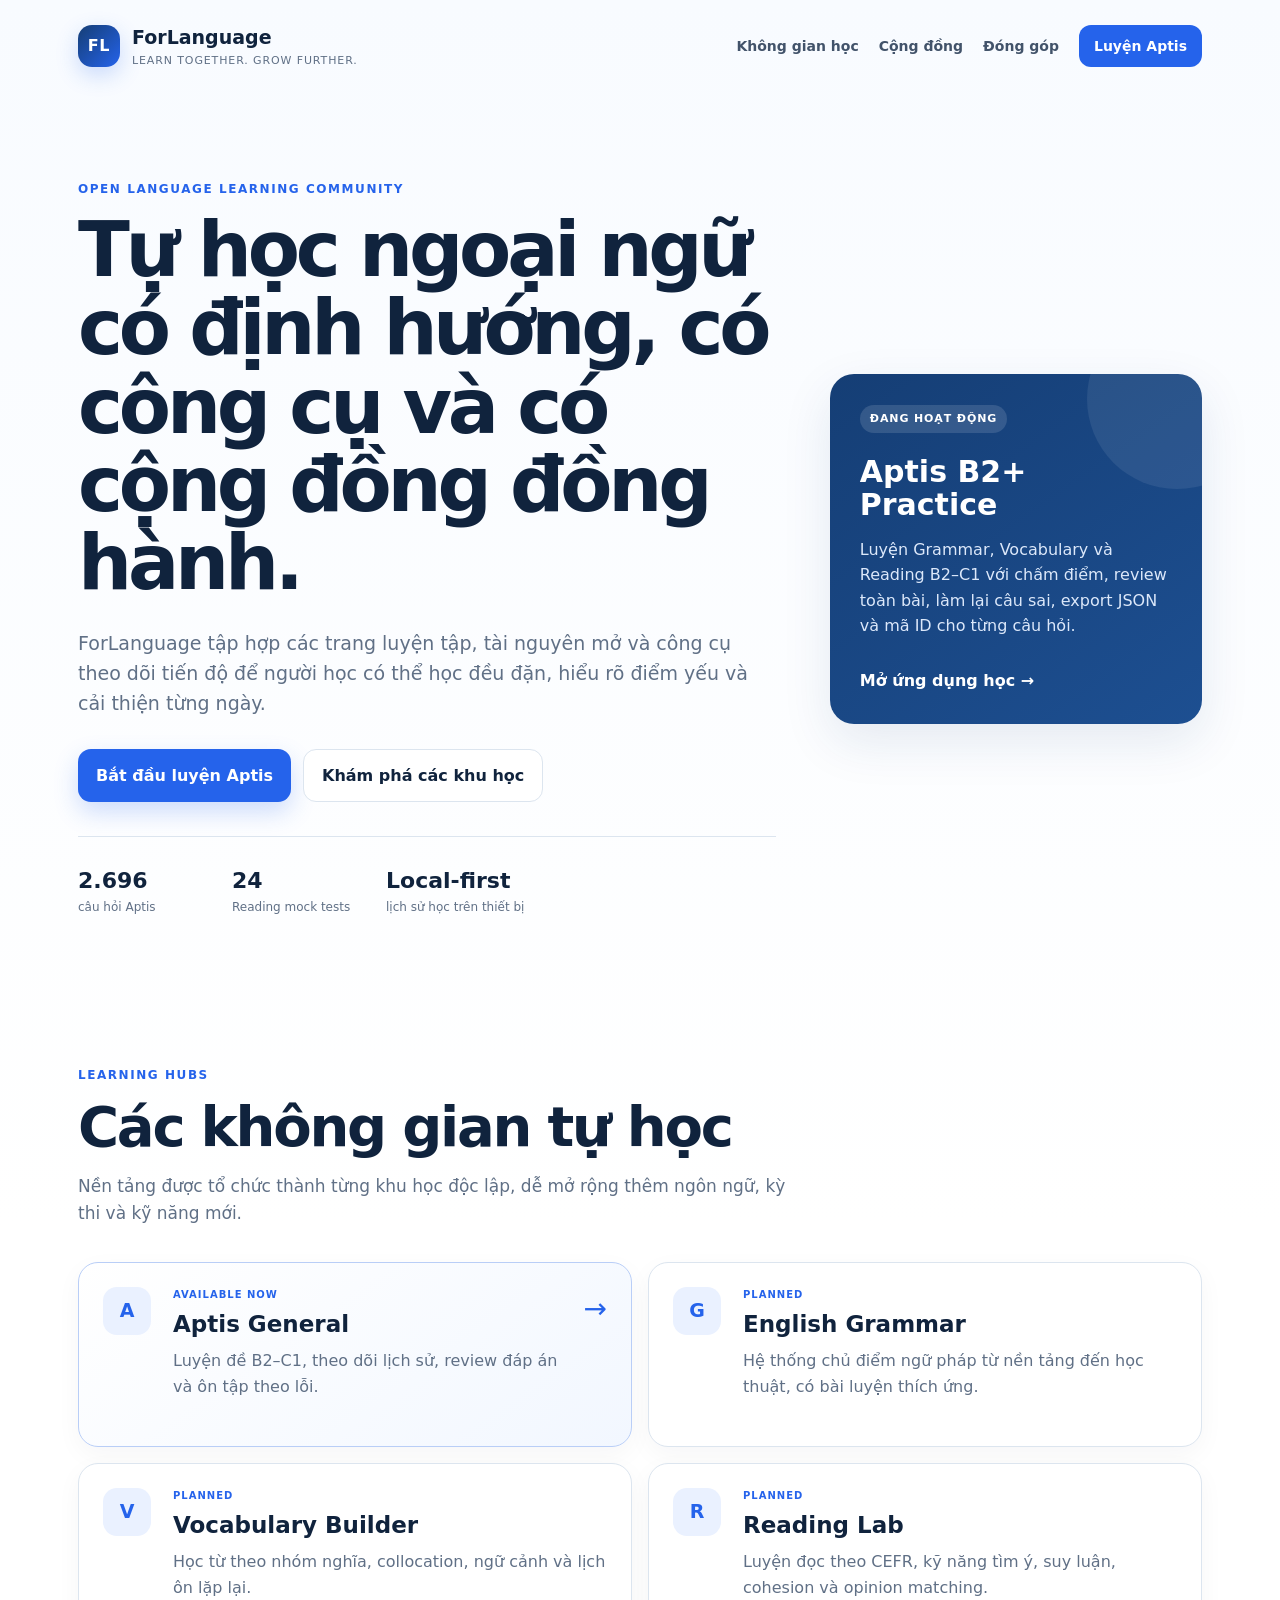
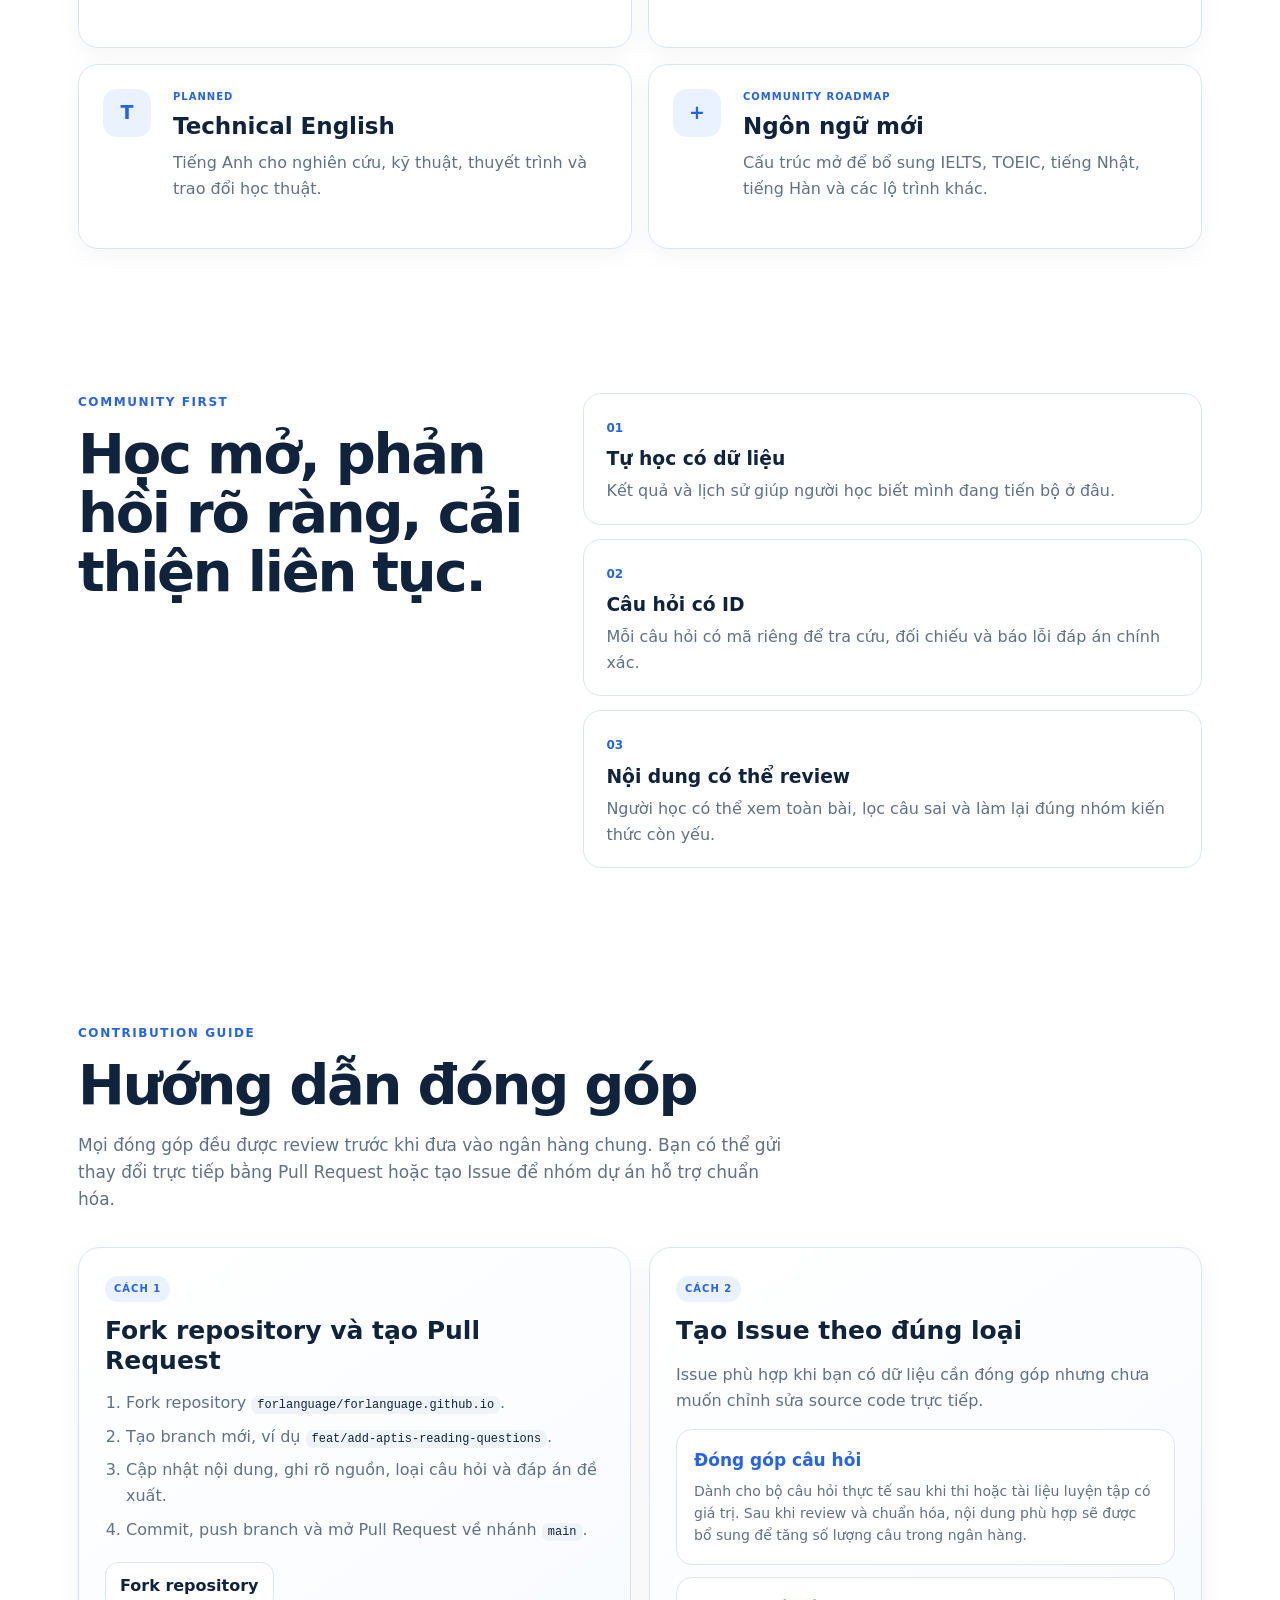
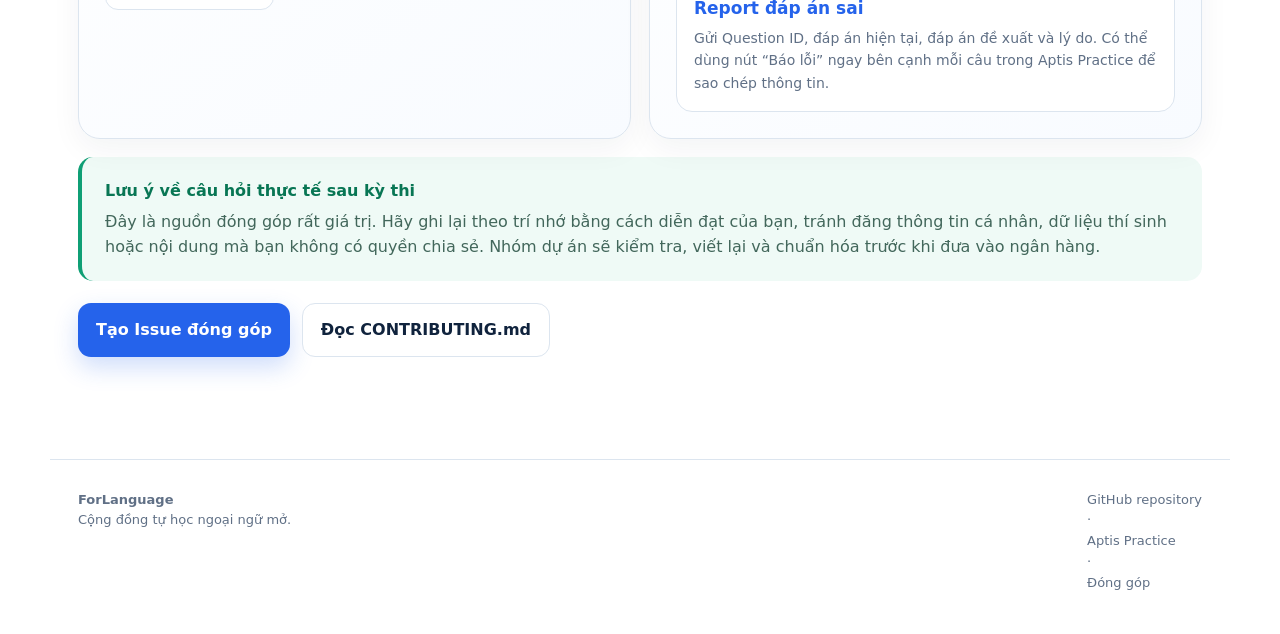
<file: index.html>
<!doctype html>
<html lang="vi">
<head>
  <meta charset="utf-8">
  <meta name="viewport" content="width=device-width,initial-scale=1">
  <meta name="theme-color" content="#153e75">
  <meta name="description" content="ForLanguage là không gian cộng đồng dành cho người tự học ngoại ngữ, với công cụ luyện tập, tài liệu và lộ trình học mở.">
  <title>ForLanguage · Cộng đồng tự học ngoại ngữ</title>
  <link rel="stylesheet" href="assets/site.css?v=2">
</head>
<body>
  <header class="topbar">
    <a class="brand" href="/" aria-label="ForLanguage home">
      <span class="brand-mark">FL</span>
      <span><strong>ForLanguage</strong><small>Learn together. Grow further.</small></span>
    </a>
    <nav aria-label="Điều hướng chính">
      <a href="#learning-hubs">Không gian học</a>
      <a href="#community">Cộng đồng</a>
      <a href="#contribute">Đóng góp</a>
      <a class="nav-cta" href="/aptis/">Luyện Aptis</a>
    </nav>
  </header>

  <main>
    <section class="hero">
      <div class="hero-copy">
        <p class="eyebrow">OPEN LANGUAGE LEARNING COMMUNITY</p>
        <h1>Tự học ngoại ngữ có định hướng, có công cụ và có cộng đồng đồng hành.</h1>
        <p class="lead">ForLanguage tập hợp các trang luyện tập, tài nguyên mở và công cụ theo dõi tiến độ để người học có thể học đều đặn, hiểu rõ điểm yếu và cải thiện từng ngày.</p>
        <div class="hero-actions">
          <a class="button primary" href="/aptis/">Bắt đầu luyện Aptis</a>
          <a class="button secondary" href="#learning-hubs">Khám phá các khu học</a>
        </div>
        <div class="hero-metrics" aria-label="Thông tin nền tảng">
          <div><strong>2.696</strong><span>câu hỏi Aptis</span></div>
          <div><strong>24</strong><span>Reading mock tests</span></div>
          <div><strong>Local-first</strong><span>lịch sử học trên thiết bị</span></div>
        </div>
      </div>
      <aside class="hero-card">
        <span class="status">Đang hoạt động</span>
        <h2>Aptis B2+ Practice</h2>
        <p>Luyện Grammar, Vocabulary và Reading B2–C1 với chấm điểm, review toàn bài, làm lại câu sai, export JSON và mã ID cho từng câu hỏi.</p>
        <a href="/aptis/">Mở ứng dụng học →</a>
      </aside>
    </section>

    <section class="section" id="learning-hubs">
      <div class="section-heading">
        <p class="eyebrow">LEARNING HUBS</p>
        <h2>Các không gian tự học</h2>
        <p>Nền tảng được tổ chức thành từng khu học độc lập, dễ mở rộng thêm ngôn ngữ, kỳ thi và kỹ năng mới.</p>
      </div>
      <div class="hub-grid">
        <a class="hub-card featured" href="/aptis/">
          <span class="hub-icon">A</span>
          <div><p class="tag">AVAILABLE NOW</p><h3>Aptis General</h3><p>Luyện đề B2–C1, theo dõi lịch sử, review đáp án và ôn tập theo lỗi.</p></div>
          <span class="arrow">→</span>
        </a>
        <article class="hub-card planned">
          <span class="hub-icon">G</span>
          <div><p class="tag">PLANNED</p><h3>English Grammar</h3><p>Hệ thống chủ điểm ngữ pháp từ nền tảng đến học thuật, có bài luyện thích ứng.</p></div>
        </article>
        <article class="hub-card planned">
          <span class="hub-icon">V</span>
          <div><p class="tag">PLANNED</p><h3>Vocabulary Builder</h3><p>Học từ theo nhóm nghĩa, collocation, ngữ cảnh và lịch ôn lặp lại.</p></div>
        </article>
        <article class="hub-card planned">
          <span class="hub-icon">R</span>
          <div><p class="tag">PLANNED</p><h3>Reading Lab</h3><p>Luyện đọc theo CEFR, kỹ năng tìm ý, suy luận, cohesion và opinion matching.</p></div>
        </article>
        <article class="hub-card planned">
          <span class="hub-icon">T</span>
          <div><p class="tag">PLANNED</p><h3>Technical English</h3><p>Tiếng Anh cho nghiên cứu, kỹ thuật, thuyết trình và trao đổi học thuật.</p></div>
        </article>
        <article class="hub-card planned">
          <span class="hub-icon">+</span>
          <div><p class="tag">COMMUNITY ROADMAP</p><h3>Ngôn ngữ mới</h3><p>Cấu trúc mở để bổ sung IELTS, TOEIC, tiếng Nhật, tiếng Hàn và các lộ trình khác.</p></div>
        </article>
      </div>
    </section>

    <section class="section community" id="community">
      <div>
        <p class="eyebrow">COMMUNITY FIRST</p>
        <h2>Học mở, phản hồi rõ ràng, cải thiện liên tục.</h2>
      </div>
      <div class="principles">
        <article><strong>01</strong><h3>Tự học có dữ liệu</h3><p>Kết quả và lịch sử giúp người học biết mình đang tiến bộ ở đâu.</p></article>
        <article><strong>02</strong><h3>Câu hỏi có ID</h3><p>Mỗi câu hỏi có mã riêng để tra cứu, đối chiếu và báo lỗi đáp án chính xác.</p></article>
        <article><strong>03</strong><h3>Nội dung có thể review</h3><p>Người học có thể xem toàn bài, lọc câu sai và làm lại đúng nhóm kiến thức còn yếu.</p></article>
      </div>
    </section>

    <section class="section contribute" id="contribute">
      <div class="section-heading">
        <p class="eyebrow">CONTRIBUTION GUIDE</p>
        <h2>Hướng dẫn đóng góp</h2>
        <p>Mọi đóng góp đều được review trước khi đưa vào ngân hàng chung. Bạn có thể gửi thay đổi trực tiếp bằng Pull Request hoặc tạo Issue để nhóm dự án hỗ trợ chuẩn hóa.</p>
      </div>

      <div class="contribution-grid">
        <article class="contribution-card">
          <span class="step-label">CÁCH 1</span>
          <h3>Fork repository và tạo Pull Request</h3>
          <ol>
            <li>Fork repository <code>forlanguage/forlanguage.github.io</code>.</li>
            <li>Tạo branch mới, ví dụ <code>feat/add-aptis-reading-questions</code>.</li>
            <li>Cập nhật nội dung, ghi rõ nguồn, loại câu hỏi và đáp án đề xuất.</li>
            <li>Commit, push branch và mở Pull Request về nhánh <code>main</code>.</li>
          </ol>
          <a class="button secondary compact-button" href="https://github.com/forlanguage/forlanguage.github.io/fork">Fork repository</a>
        </article>

        <article class="contribution-card">
          <span class="step-label">CÁCH 2</span>
          <h3>Tạo Issue theo đúng loại</h3>
          <p>Issue phù hợp khi bạn có dữ liệu cần đóng góp nhưng chưa muốn chỉnh sửa source code trực tiếp.</p>
          <div class="issue-types">
            <a class="issue-type" href="https://github.com/forlanguage/forlanguage.github.io/issues/new?template=contribute-questions.yml">
              <strong>Đóng góp câu hỏi</strong>
              <span>Dành cho bộ câu hỏi thực tế sau khi thi hoặc tài liệu luyện tập có giá trị. Sau khi review và chuẩn hóa, nội dung phù hợp sẽ được bổ sung để tăng số lượng câu trong ngân hàng.</span>
            </a>
            <a class="issue-type" href="https://github.com/forlanguage/forlanguage.github.io/issues/new?template=report-wrong-answer.yml">
              <strong>Report đáp án sai</strong>
              <span>Gửi Question ID, đáp án hiện tại, đáp án đề xuất và lý do. Có thể dùng nút “Báo lỗi” ngay bên cạnh mỗi câu trong Aptis Practice để sao chép thông tin.</span>
            </a>
          </div>
        </article>
      </div>

      <div class="contribution-note">
        <strong>Lưu ý về câu hỏi thực tế sau kỳ thi</strong>
        <p>Đây là nguồn đóng góp rất giá trị. Hãy ghi lại theo trí nhớ bằng cách diễn đạt của bạn, tránh đăng thông tin cá nhân, dữ liệu thí sinh hoặc nội dung mà bạn không có quyền chia sẻ. Nhóm dự án sẽ kiểm tra, viết lại và chuẩn hóa trước khi đưa vào ngân hàng.</p>
      </div>

      <div class="contribution-actions">
        <a class="button primary" href="https://github.com/forlanguage/forlanguage.github.io/issues/new/choose">Tạo Issue đóng góp</a>
        <a class="button secondary" href="https://github.com/forlanguage/forlanguage.github.io/blob/main/CONTRIBUTING.md">Đọc CONTRIBUTING.md</a>
      </div>
    </section>
  </main>

  <footer>
    <div><strong>ForLanguage</strong><span>Cộng đồng tự học ngoại ngữ mở.</span></div>
    <div><a href="https://github.com/forlanguage/forlanguage.github.io">GitHub repository</a><span>·</span><a href="/aptis/">Aptis Practice</a><span>·</span><a href="#contribute">Đóng góp</a></div>
  </footer>
</body>
</html>
</file>
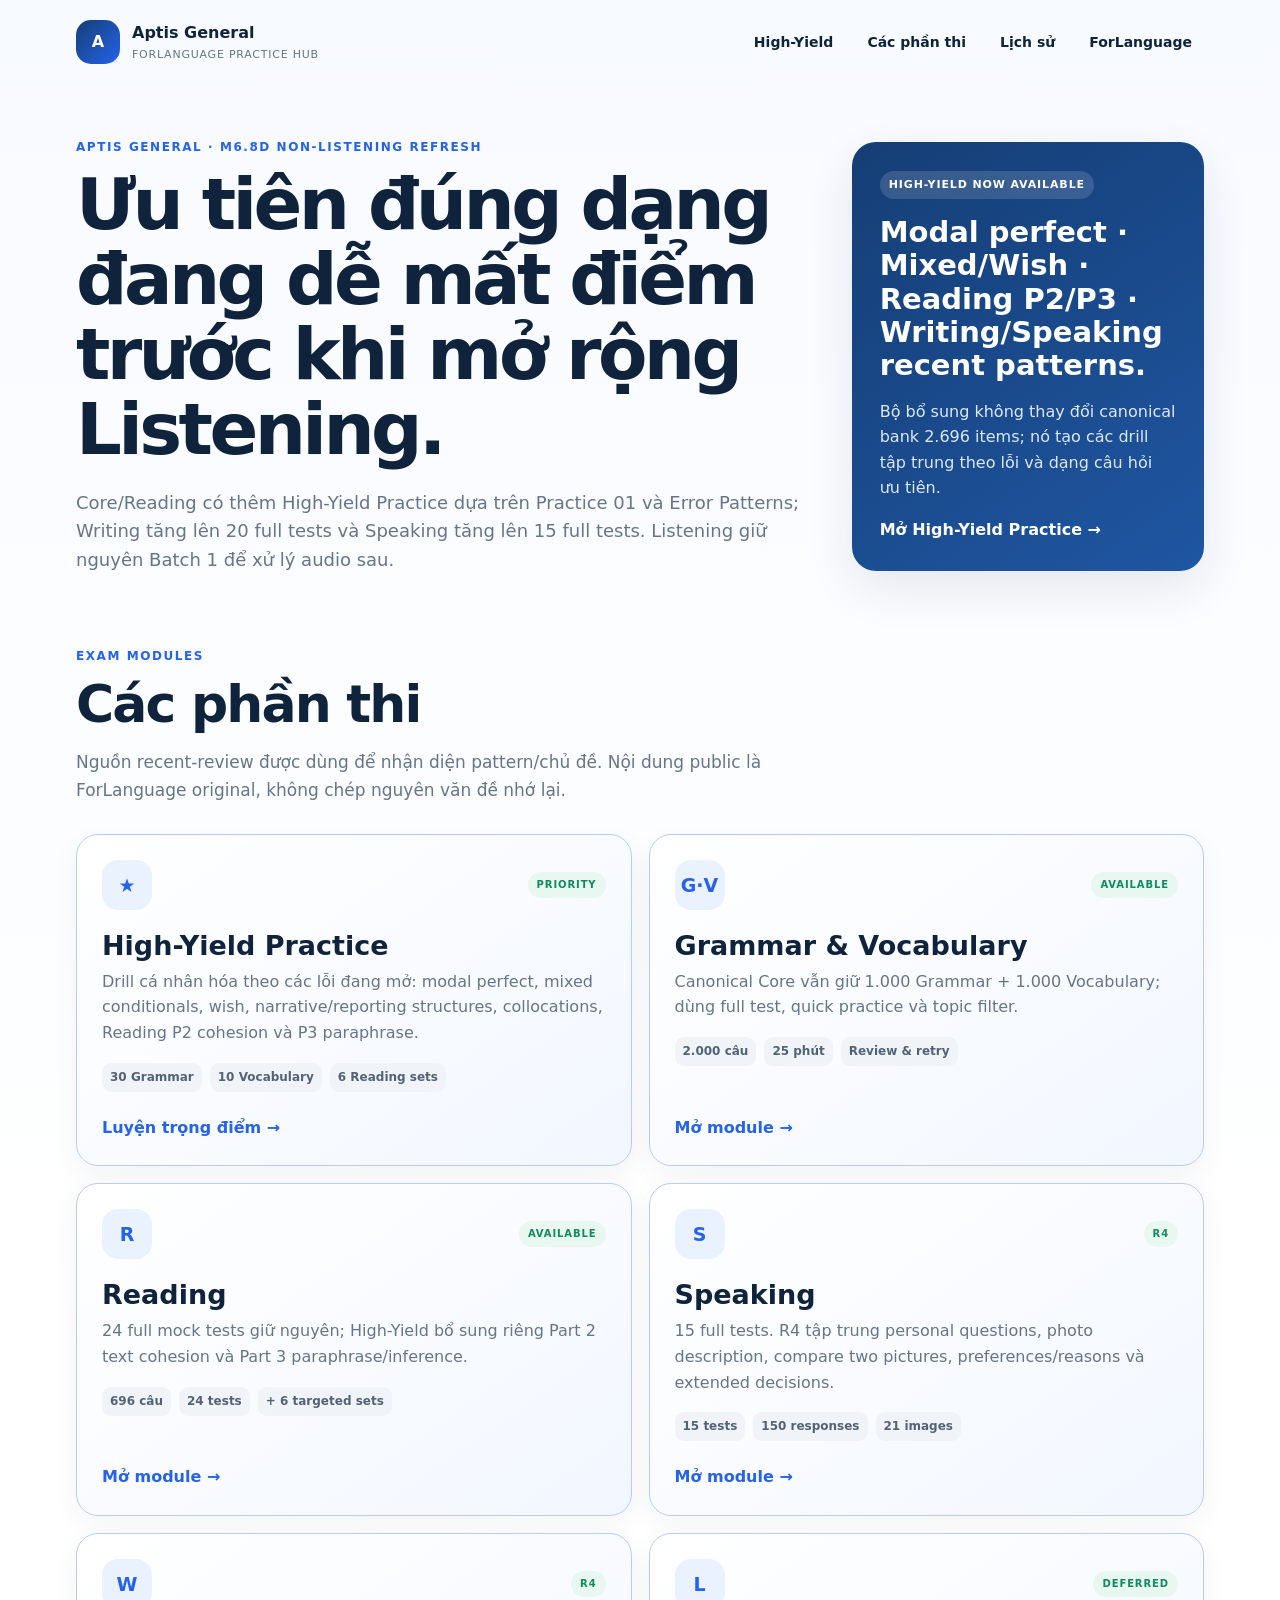
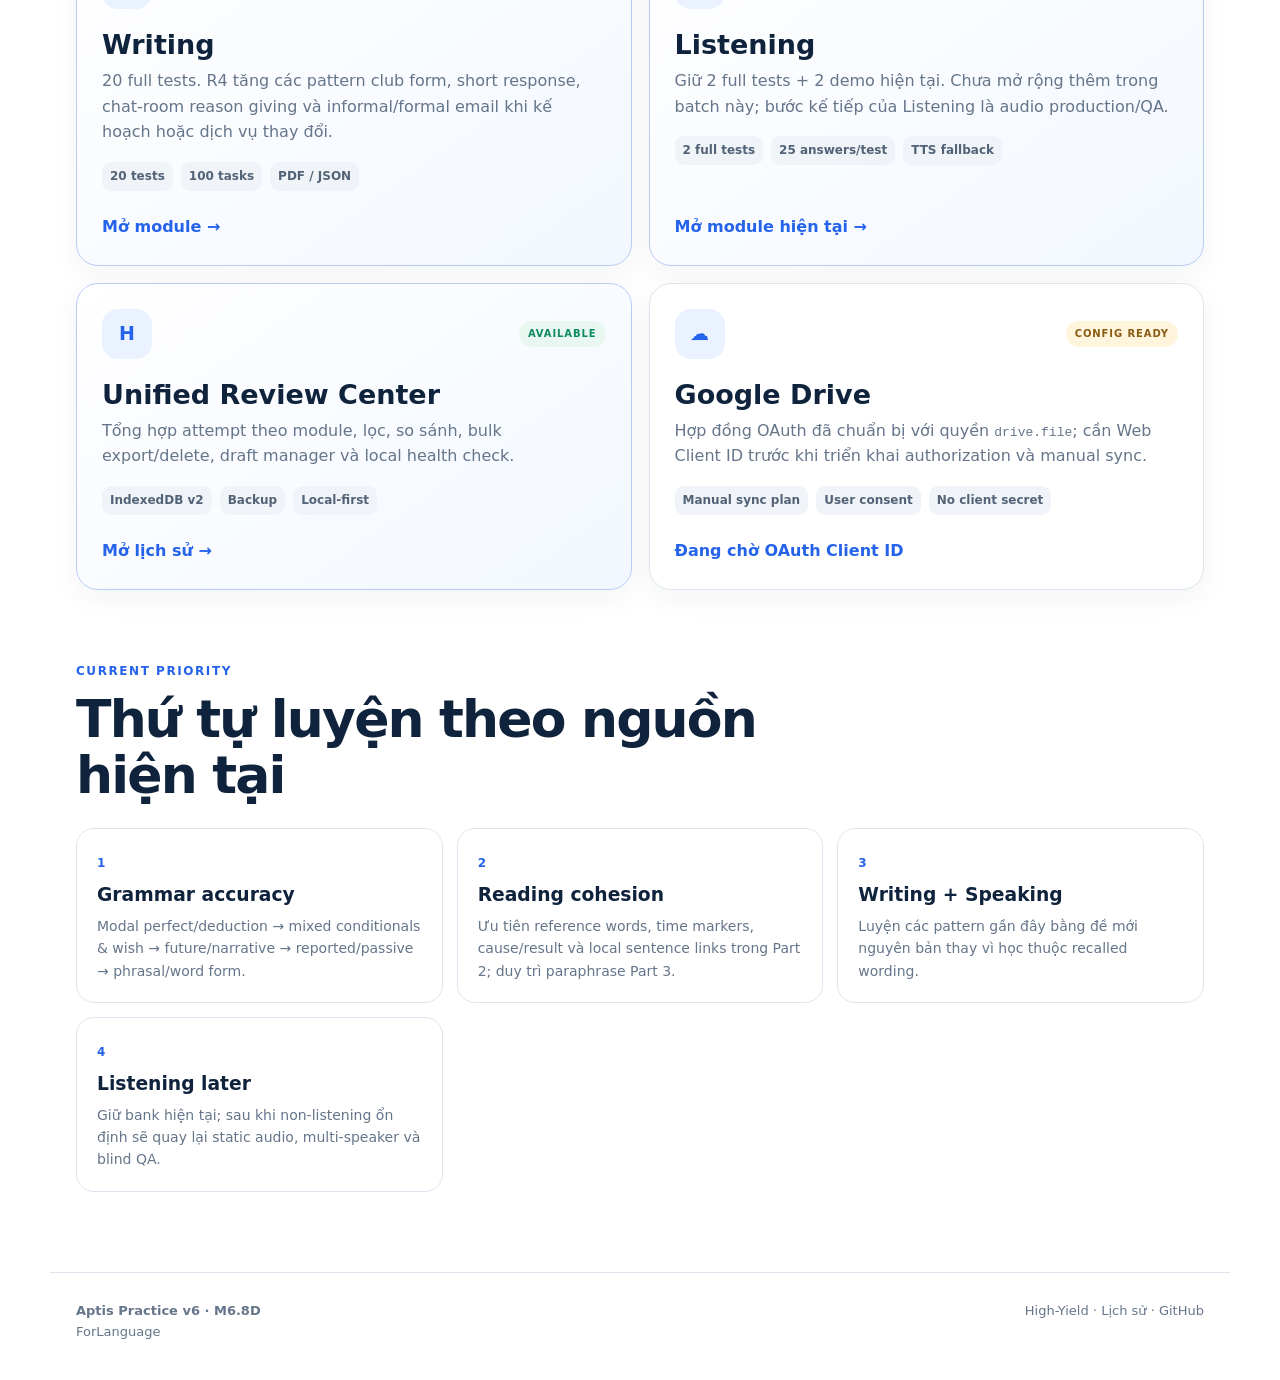
<file: aptis/index.html>
<!doctype html>
<html lang="vi">
<head>
  <meta charset="utf-8"><meta name="viewport" content="width=device-width,initial-scale=1"><meta name="theme-color" content="#153e75">
  <meta name="description" content="Aptis General self-study dashboard for Grammar & Vocabulary, Reading, Listening, Speaking and Writing.">
  <title>Aptis General · ForLanguage</title><link rel="stylesheet" href="dashboard-v6.css?v=2">
</head>
<body>
<header class="aptis-nav"><a class="aptis-brand" href="/"><span class="aptis-brand-mark">A</span><span><strong>Aptis General</strong><small>ForLanguage practice hub</small></span></a><nav class="aptis-nav-links"><a href="/aptis/targeted/">High-Yield</a><a href="#modules">Các phần thi</a><a href="/aptis/history/">Lịch sử</a><a class="primary-link" href="/">ForLanguage</a></nav></header>
<main class="dashboard">
  <section class="dashboard-hero"><div><p class="eyebrow">APTIS GENERAL · M6.8D NON-LISTENING REFRESH</p><h1>Ưu tiên đúng dạng đang dễ mất điểm trước khi mở rộng Listening.</h1><p class="lead">Core/Reading có thêm High-Yield Practice dựa trên Practice 01 và Error Patterns; Writing tăng lên 20 full tests và Speaking tăng lên 15 full tests. Listening giữ nguyên Batch 1 để xử lý audio sau.</p></div><aside class="hero-panel"><span>HIGH-YIELD NOW AVAILABLE</span><h2>Modal perfect · Mixed/Wish · Reading P2/P3 · Writing/Speaking recent patterns.</h2><p>Bộ bổ sung không thay đổi canonical bank 2.696 items; nó tạo các drill tập trung theo lỗi và dạng câu hỏi ưu tiên.</p><a href="/aptis/targeted/">Mở High-Yield Practice →</a></aside></section>

  <section class="section" id="modules"><div class="section-heading"><p class="eyebrow">EXAM MODULES</p><h2>Các phần thi</h2><p>Nguồn recent-review được dùng để nhận diện pattern/chủ đề. Nội dung public là ForLanguage original, không chép nguyên văn đề nhớ lại.</p></div><div class="module-grid">
    <a class="module-card live" href="/aptis/targeted/"><div class="module-top"><span class="module-icon">★</span><span class="status live">Priority</span></div><h3>High-Yield Practice</h3><p>Drill cá nhân hóa theo các lỗi đang mở: modal perfect, mixed conditionals, wish, narrative/reporting structures, collocations, Reading P2 cohesion và P3 paraphrase.</p><div class="module-meta"><span>30 Grammar</span><span>10 Vocabulary</span><span>6 Reading sets</span></div><span class="module-action">Luyện trọng điểm →</span></a>
    <a class="module-card live" href="/aptis/core/"><div class="module-top"><span class="module-icon">G·V</span><span class="status live">Available</span></div><h3>Grammar & Vocabulary</h3><p>Canonical Core vẫn giữ 1.000 Grammar + 1.000 Vocabulary; dùng full test, quick practice và topic filter.</p><div class="module-meta"><span>2.000 câu</span><span>25 phút</span><span>Review & retry</span></div><span class="module-action">Mở module →</span></a>
    <a class="module-card live" href="/aptis/reading/"><div class="module-top"><span class="module-icon">R</span><span class="status live">Available</span></div><h3>Reading</h3><p>24 full mock tests giữ nguyên; High-Yield bổ sung riêng Part 2 text cohesion và Part 3 paraphrase/inference.</p><div class="module-meta"><span>696 câu</span><span>24 tests</span><span>+ 6 targeted sets</span></div><span class="module-action">Mở module →</span></a>
    <a class="module-card live" href="/aptis/speaking/"><div class="module-top"><span class="module-icon">S</span><span class="status live">R4</span></div><h3>Speaking</h3><p>15 full tests. R4 tập trung personal questions, photo description, compare two pictures, preferences/reasons và extended decisions.</p><div class="module-meta"><span>15 tests</span><span>150 responses</span><span>21 images</span></div><span class="module-action">Mở module →</span></a>
    <a class="module-card live" href="/aptis/writing/"><div class="module-top"><span class="module-icon">W</span><span class="status live">R4</span></div><h3>Writing</h3><p>20 full tests. R4 tăng các pattern club form, short response, chat-room reason giving và informal/formal email khi kế hoạch hoặc dịch vụ thay đổi.</p><div class="module-meta"><span>20 tests</span><span>100 tasks</span><span>PDF / JSON</span></div><span class="module-action">Mở module →</span></a>
    <a class="module-card live" href="/aptis/listening/"><div class="module-top"><span class="module-icon">L</span><span class="status live">Deferred</span></div><h3>Listening</h3><p>Giữ 2 full tests + 2 demo hiện tại. Chưa mở rộng thêm trong batch này; bước kế tiếp của Listening là audio production/QA.</p><div class="module-meta"><span>2 full tests</span><span>25 answers/test</span><span>TTS fallback</span></div><span class="module-action">Mở module hiện tại →</span></a>
    <a class="module-card live" href="/aptis/history/"><div class="module-top"><span class="module-icon">H</span><span class="status live">Available</span></div><h3>Unified Review Center</h3><p>Tổng hợp attempt theo module, lọc, so sánh, bulk export/delete, draft manager và local health check.</p><div class="module-meta"><span>IndexedDB v2</span><span>Backup</span><span>Local-first</span></div><span class="module-action">Mở lịch sử →</span></a>
    <article class="module-card"><div class="module-top"><span class="module-icon">☁</span><span class="status planned">Config ready</span></div><h3>Google Drive</h3><p>Hợp đồng OAuth đã chuẩn bị với quyền <code>drive.file</code>; cần Web Client ID trước khi triển khai authorization và manual sync.</p><div class="module-meta"><span>Manual sync plan</span><span>User consent</span><span>No client secret</span></div><span class="module-action">Đang chờ OAuth Client ID</span></article>
  </div></section>

  <section class="section" id="roadmap"><div class="section-heading"><p class="eyebrow">CURRENT PRIORITY</p><h2>Thứ tự luyện theo nguồn hiện tại</h2></div><div class="roadmap"><article><strong>1</strong><h3>Grammar accuracy</h3><p>Modal perfect/deduction → mixed conditionals & wish → future/narrative → reported/passive → phrasal/word form.</p></article><article><strong>2</strong><h3>Reading cohesion</h3><p>Ưu tiên reference words, time markers, cause/result và local sentence links trong Part 2; duy trì paraphrase Part 3.</p></article><article><strong>3</strong><h3>Writing + Speaking</h3><p>Luyện các pattern gần đây bằng đề mới nguyên bản thay vì học thuộc recalled wording.</p></article><article><strong>4</strong><h3>Listening later</h3><p>Giữ bank hiện tại; sau khi non-listening ổn định sẽ quay lại static audio, multi-speaker và blind QA.</p></article></div></section>
</main>
<footer class="dashboard-footer"><div><strong>Aptis Practice v6 · M6.8D</strong><br>ForLanguage</div><div><a href="/aptis/targeted/">High-Yield</a> · <a href="/aptis/history/">Lịch sử</a> · <a href="https://github.com/forlanguage/forlanguage.github.io">GitHub</a></div></footer>
</body>
</html>
</file>
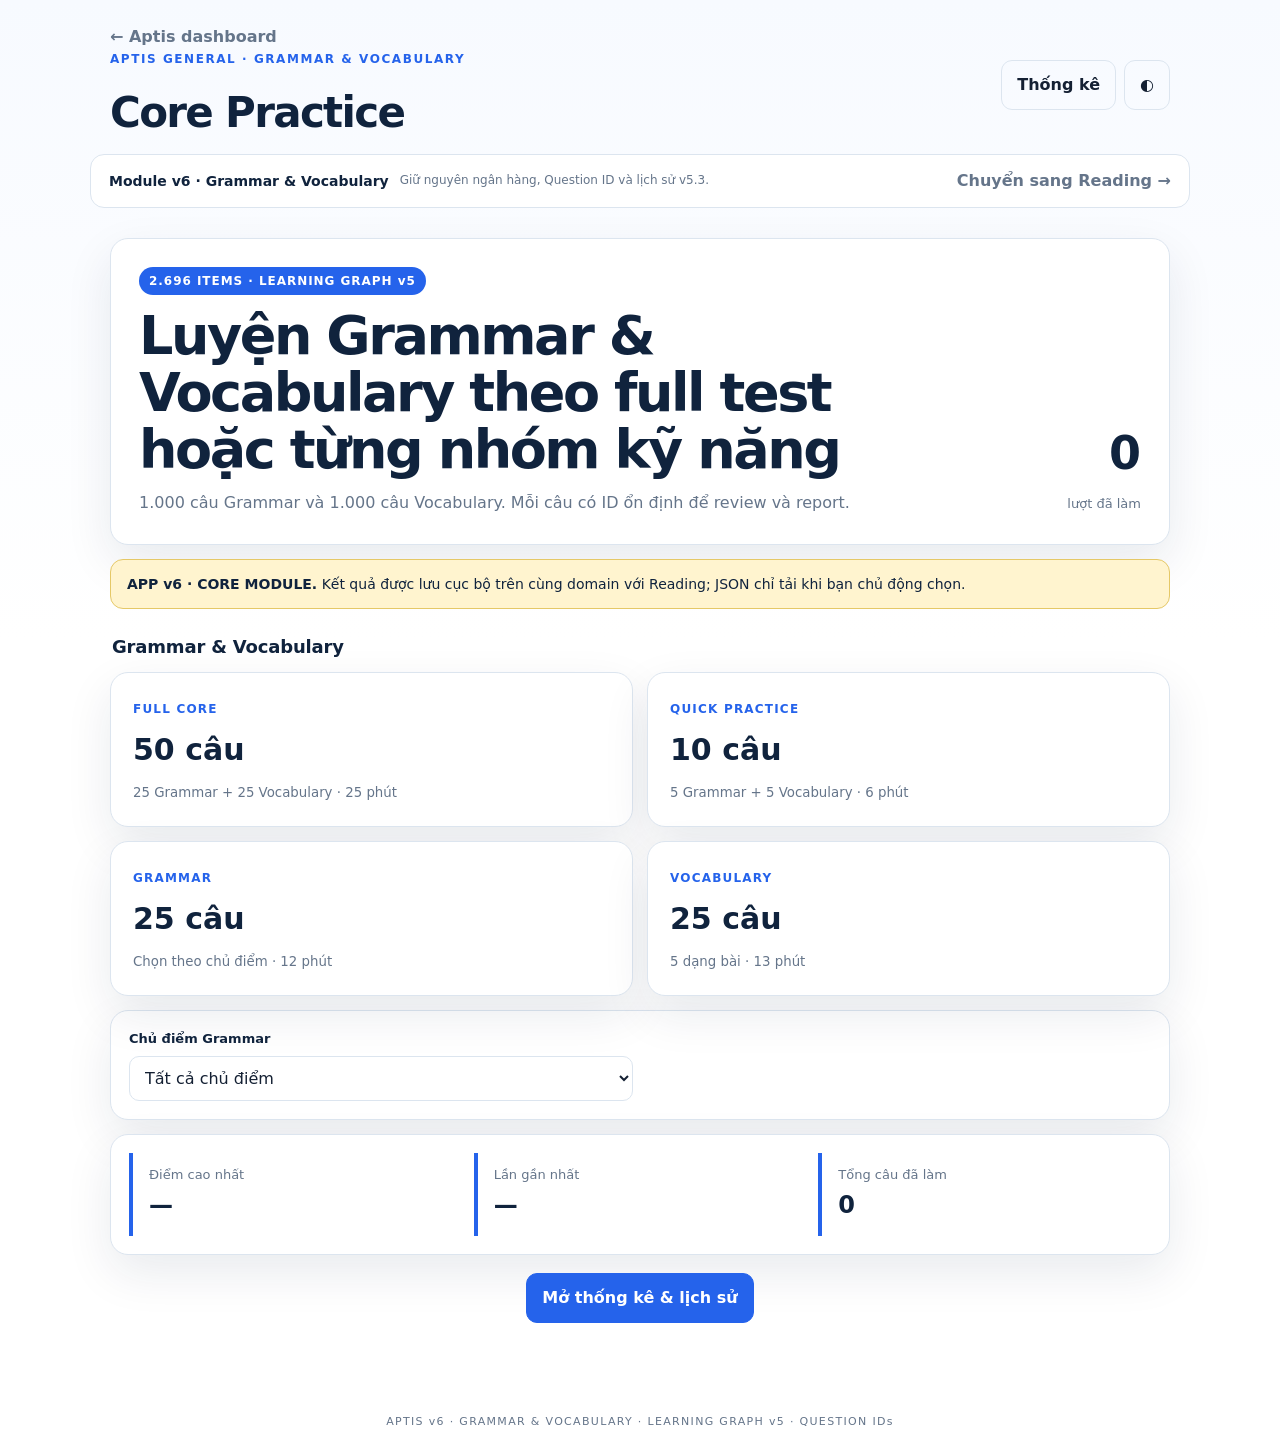
<file: aptis/core/index.html>
<!doctype html>
<html lang="vi">
<head>
  <meta charset="utf-8">
  <meta name="viewport" content="width=device-width,initial-scale=1,viewport-fit=cover">
  <meta name="theme-color" content="#0f172a">
  <meta name="description" content="Aptis Grammar and Vocabulary practice with 2,000 questions.">
  <title>Aptis Grammar & Vocabulary · ForLanguage</title>
  <link rel="stylesheet" href="/aptis/styles.css?v=5">
  <link rel="stylesheet" href="/aptis/history-v5.css?v=2">
  <link rel="stylesheet" href="/aptis/question-id-v53.css?v=1">
  <link rel="stylesheet" href="/aptis/dashboard-v6.css?v=1">
</head>
<body class="module-shell" data-aptis-module="core">
<header class="topbar">
  <div>
    <a class="module-back" href="/aptis/">← Aptis dashboard</a>
    <p class="eyebrow">APTIS GENERAL · GRAMMAR &amp; VOCABULARY</p>
    <h1>Core Practice</h1>
  </div>
  <div class="top-actions">
    <button class="ghost" id="statsBtn" type="button">Thống kê</button>
    <button class="ghost" id="themeBtn" type="button" aria-label="Đổi giao diện">◐</button>
  </div>
</header>

<div class="module-banner">
  <div><strong>Module v6 · Grammar &amp; Vocabulary</strong><span>Giữ nguyên ngân hàng, Question ID và lịch sử v5.3.</span></div>
  <a class="module-back" href="/aptis/reading/">Chuyển sang Reading →</a>
</div>

<main class="shell">
  <section id="homeView">
    <div class="hero card">
      <div>
        <span class="pill"><span id="bankTotal">2.696</span> ITEMS · LEARNING GRAPH v5</span>
        <h2>Luyện Grammar &amp; Vocabulary theo full test hoặc từng nhóm kỹ năng</h2>
        <p><span id="bankGrammar">1.000</span> câu Grammar và <span id="bankVocabulary">1.000</span> câu Vocabulary. Mỗi câu có ID ổn định để review và report.</p>
        <span id="bankReadingTests" hidden>24</span><span id="bankReading" hidden>696</span>
      </div>
      <div class="hero-stat"><strong id="attemptCount">0</strong><span>lượt đã làm</span></div>
    </div>

    <div class="warning"><b>APP v6 · CORE MODULE.</b> Kết quả được lưu cục bộ trên cùng domain với Reading; JSON chỉ tải khi bạn chủ động chọn.</div>

    <h2 class="section-label">Grammar &amp; Vocabulary</h2>
    <section class="mode-grid" aria-label="Chọn bài Core">
      <button class="mode card" data-mode="core50"><span>FULL CORE</span><strong>50 câu</strong><small>25 Grammar + 25 Vocabulary · 25 phút</small></button>
      <button class="mode card" data-mode="mini10"><span>QUICK PRACTICE</span><strong>10 câu</strong><small>5 Grammar + 5 Vocabulary · 6 phút</small></button>
      <button class="mode card" data-mode="grammar25"><span>GRAMMAR</span><strong>25 câu</strong><small>Chọn theo chủ điểm · 12 phút</small></button>
      <button class="mode card" data-mode="vocab25"><span>VOCABULARY</span><strong>25 câu</strong><small>5 dạng bài · 13 phút</small></button>
    </section>

    <section class="card filters">
      <div><label for="topicSelect">Chủ điểm Grammar</label><select id="topicSelect"><option value="all">Tất cả chủ điểm</option></select></div>
      <div class="hidden-field"><label for="readingTestSelect">Bộ Reading</label><select id="readingTestSelect"><option value="random">Ngẫu nhiên RT01–RT24</option></select></div>
    </section>

    <section class="card stats">
      <div><span>Điểm cao nhất</span><strong id="bestScore">—</strong></div>
      <div><span>Lần gần nhất</span><strong id="lastScore">—</strong></div>
      <div><span>Tổng câu đã làm</span><strong id="answeredTotal">0</strong></div>
    </section>
    <div class="home-actions"><button class="primary" type="button" onclick="document.getElementById('statsBtn').click()">Mở thống kê &amp; lịch sử</button></div>
  </section>

  <section id="quizView" hidden>
    <div class="quiz-head card">
      <button id="exitBtn" class="ghost" type="button">← Thoát</button>
      <div class="progress-wrap"><div class="progress-label"><span id="progressText">0/0</span><span id="timer">00:00</span></div><div class="progress"><i id="progressBar"></i></div></div>
      <button id="submitBtn" class="primary small" type="button">Nộp bài</button>
    </div>
    <div id="blockHost"></div>
    <div class="nav-row"><button id="prevBtn" class="secondary" type="button">← Trước</button><button id="nextBtn" class="primary" type="button">Tiếp →</button></div>
  </section>

  <section id="resultView" hidden>
    <div class="result-hero card"><p class="eyebrow">KẾT QUẢ</p><strong id="resultScore">0/0</strong><h2 id="resultPercent">0%</h2><p id="resultMessage"></p></div>
    <div class="result-grid">
      <div class="card"><span>Grammar</span><strong id="grammarScore">—</strong></div>
      <div class="card"><span>Vocabulary</span><strong id="vocabScore">—</strong></div>
      <div class="card"><span>Reading</span><strong id="readingScore">—</strong></div>
      <div class="card"><span>Chưa trả lời</span><strong id="blankScore">0</strong></div>
    </div>
    <div class="result-actions">
      <button class="primary" id="reviewAllBtn" type="button">Xem toàn bộ bài</button>
      <button class="secondary" id="reviewBtn" type="button">Chỉ xem câu sai</button>
      <button class="secondary" id="retryCurrentBtn" type="button">Làm lại bài này</button>
      <button class="secondary" id="downloadResultBtn" type="button">Tải kết quả JSON</button>
      <button class="secondary" id="restartBtn" type="button">Chọn bài khác</button>
    </div>
    <p id="reviewSummary" class="review-summary" aria-live="polite"></p><section id="reviewHost"></section>
  </section>

  <section id="statsView" hidden>
    <div class="stats-header card"><div><p class="eyebrow">THỐNG KÊ &amp; LỊCH SỬ</p><h2>Tiến độ Aptis trên thiết bị này</h2><p id="overallSummary">Chưa có dữ liệu lịch sử.</p><p id="sessionLabel" class="muted"></p></div><button id="backHomeBtn" class="secondary" type="button">← Về trang luyện</button></div>
    <h2 class="section-label">Quy mô ngân hàng</h2><div id="bankStatsGrid" class="metric-grid"></div>
    <h2 class="section-label">Phiên học hiện tại</h2><div id="sessionStatsGrid" class="metric-grid session-grid"></div><div class="session-retry"><button id="retrySessionWrongBtn" class="primary" type="button">Không còn câu sai trong phiên</button></div>
    <section class="stats-actions card"><div><h3>Xuất và quản lý dữ liệu</h3><p>Kết quả được lưu trong localStorage. File JSON không được gửi lên máy chủ.</p></div><div class="button-cluster"><button id="exportSessionBtn" class="primary" type="button">Export phiên hiện tại</button><button id="exportAllBtn" class="secondary" type="button">Export toàn bộ lịch sử</button><button id="clearCacheBtn" class="secondary" type="button">Xóa browser cache</button><button id="clearAllBtn" class="danger" type="button">Xóa cache &amp; lịch sử</button></div></section>
    <h2 class="section-label">Số bài theo chế độ</h2><div class="table-card card"><div class="table-scroll"><table><thead><tr><th>Chế độ</th><th>Số bài</th><th>Điểm TB</th><th>Số câu</th></tr></thead><tbody id="modeStatsBody"></tbody></table></div></div>
    <h2 class="section-label">Tiến độ Reading</h2><div class="coverage-card card"><div class="progress-label"><span id="readingCoverageText">Đã hoàn thành 0/24 bộ Full Reading</span></div><div class="progress"><i id="readingCoverageBar"></i></div></div><div class="table-card card"><div class="table-scroll"><table><thead><tr><th>Test</th><th>Level</th><th>Số lượt</th><th>Tốt nhất</th><th>Lần gần nhất</th></tr></thead><tbody id="readingStatsBody"></tbody></table></div></div>
    <h2 class="section-label">Lịch sử gần nhất</h2><div class="table-card card"><div class="table-scroll"><table><thead><tr><th>Thời gian</th><th>Bài</th><th>Reading test</th><th>Kết quả</th><th>Thao tác</th></tr></thead><tbody id="historyBody"></tbody></table></div></div>
  </section>
</main>
<footer>APTIS v6 · GRAMMAR &amp; VOCABULARY · LEARNING GRAPH v5 · QUESTION IDs</footer>
<script src="/aptis/runtime-v6-module.js?v=1"></script>
<script src="/aptis/question-id-v53.js?v=1"></script>
</body>
</html>
</file>
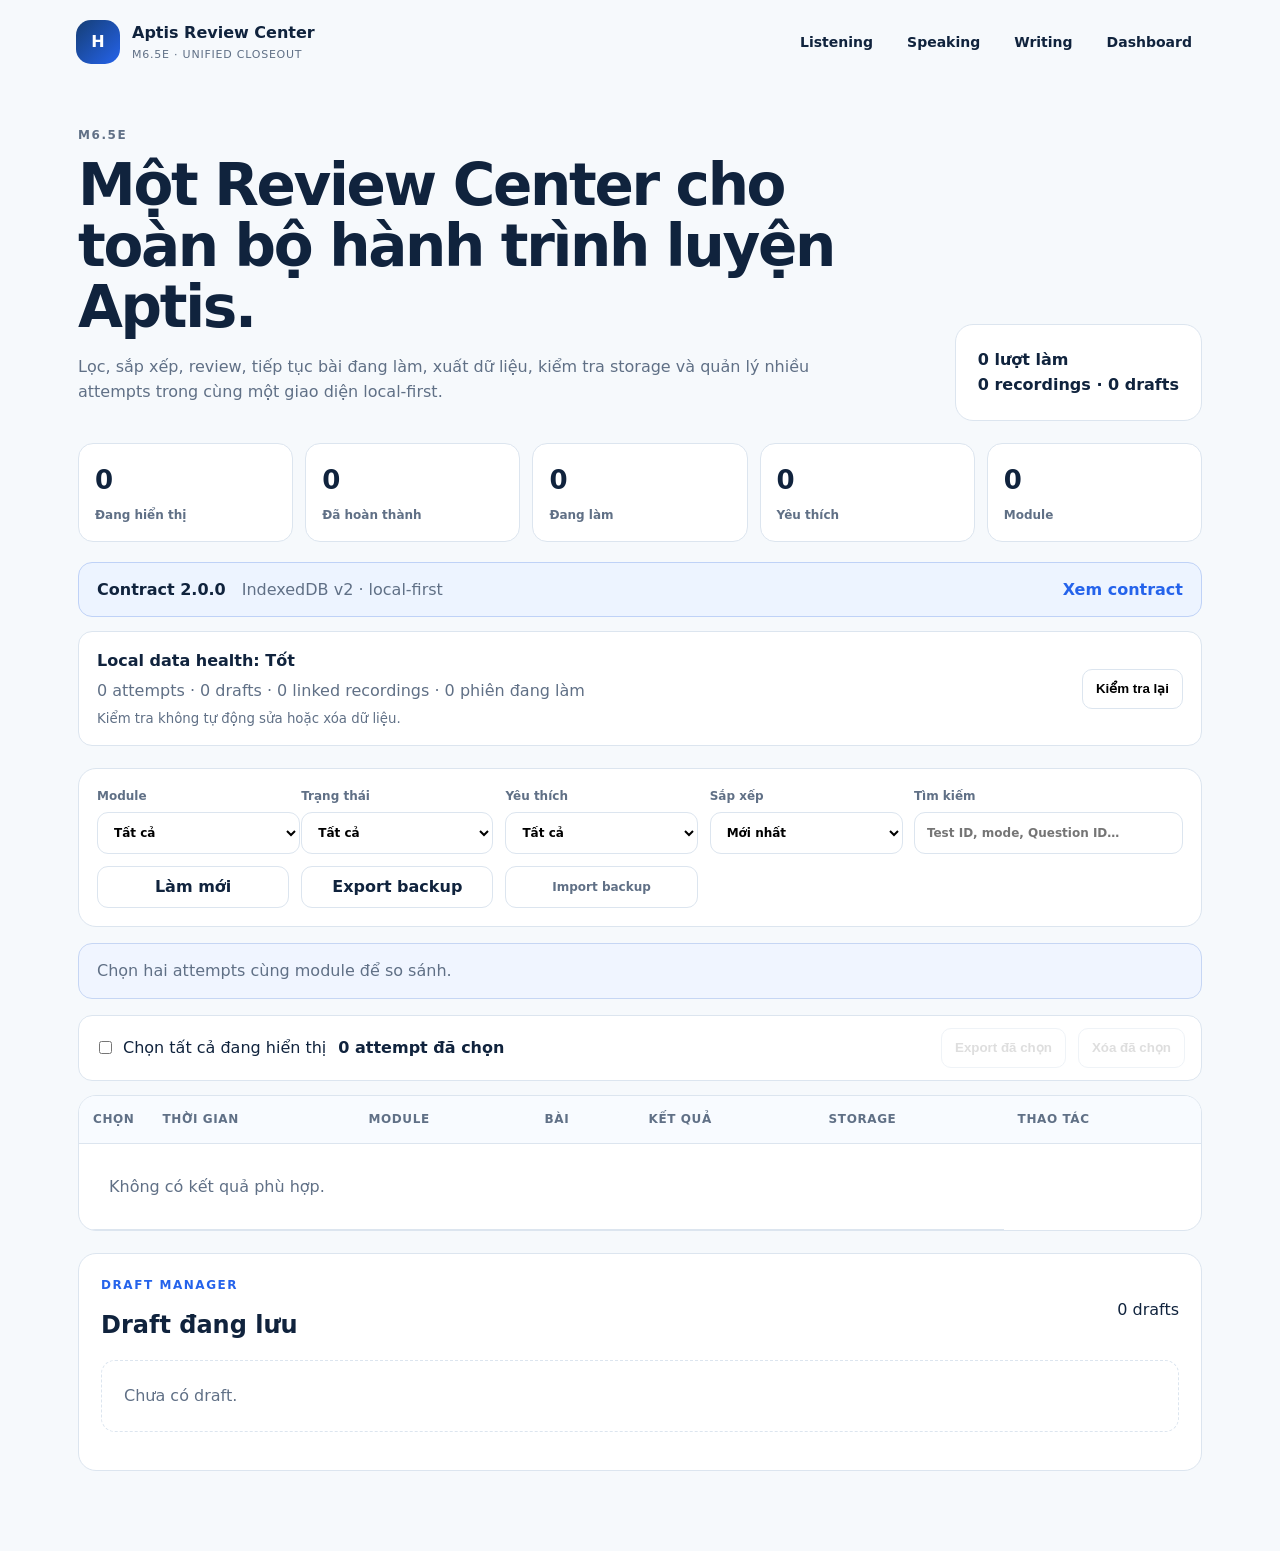
<file: aptis/history/index.html>
<!doctype html>
<html lang="vi">
<head>
  <meta charset="utf-8">
  <meta name="viewport" content="width=device-width,initial-scale=1">
  <meta name="theme-color" content="#153e75">
  <meta name="description" content="Review Center dùng chung cho Grammar & Vocabulary, Reading, Listening, Speaking và Writing.">
  <title>Aptis Review Center · ForLanguage</title>
  <link rel="stylesheet" href="/aptis/dashboard-v6.css?v=2">
  <link rel="stylesheet" href="/aptis/history-v6.css?v=5">
  <link rel="stylesheet" href="/aptis/writing/writing-review-v3.css?v=1">
</head>
<body>
  <header class="aptis-nav"><a class="aptis-brand" href="/aptis/"><span class="aptis-brand-mark">H</span><span><strong>Aptis Review Center</strong><small>M6.5E · Unified closeout</small></span></a><nav class="aptis-nav-links"><a href="/aptis/listening/">Listening</a><a href="/aptis/speaking/">Speaking</a><a href="/aptis/writing/">Writing</a><a class="primary-link" href="/aptis/">Dashboard</a></nav></header>
  <main class="history-page">
    <section class="history-hero"><div><p class="eyebrow">M6.5E</p><h1>Một Review Center cho toàn bộ hành trình luyện Aptis.</h1><p>Lọc, sắp xếp, review, tiếp tục bài đang làm, xuất dữ liệu, kiểm tra storage và quản lý nhiều attempts trong cùng một giao diện local-first.</p></div><div class="history-summary" id="historySummary">Đang tải dữ liệu…</div></section>
    <section id="reviewSummaryCards" class="review-summary-cards" aria-label="Tổng quan lịch sử"></section>
    <section class="storage-panel" id="storageSummary">Đang kiểm tra dung lượng…</section>
    <section class="review-health-panel"><div id="reviewHealth">Chưa kiểm tra dữ liệu cục bộ.</div><button id="runHealthCheck" type="button">Kiểm tra lại</button></section>
    <section class="history-toolbar history-toolbar-closeout">
      <label>Module<select id="moduleFilter"><option value="all">Tất cả</option><option value="core">Grammar & Vocabulary</option><option value="reading">Reading</option><option value="listening">Listening</option><option value="speaking">Speaking</option><option value="writing">Writing</option></select></label>
      <label>Trạng thái<select id="statusFilter"><option value="all">Tất cả</option><option value="completed">Đã hoàn thành</option><option value="in_progress">Đang làm</option></select></label>
      <label>Yêu thích<select id="favouriteFilter"><option value="all">Tất cả</option><option value="yes">Chỉ yêu thích</option><option value="no">Không yêu thích</option></select></label>
      <label>Sắp xếp<select id="sortOrder"><option value="newest">Mới nhất</option><option value="oldest">Cũ nhất</option><option value="module">Theo module</option><option value="test">Theo test</option><option value="completion">Theo mức hoàn thành</option></select></label>
      <label>Tìm kiếm<input id="historySearch" type="search" placeholder="Test ID, mode, Question ID…"></label>
      <button id="refreshHistory" type="button">Làm mới</button><button id="exportHistory" type="button">Export backup</button><label class="import-button">Import backup<input id="importHistory" type="file" accept="application/json,.json" hidden></label>
    </section>
    <section class="bulk-toolbar" aria-label="Thao tác nhiều attempts"><label><input id="selectAllVisible" type="checkbox"> Chọn tất cả đang hiển thị</label><strong id="selectedCount">0 attempt đã chọn</strong><button id="exportSelected" type="button" disabled>Export đã chọn</button><button id="deleteSelected" class="danger-button" type="button" disabled>Xóa đã chọn</button></section>
    <section class="history-table-wrap"><table><thead><tr><th>Thời gian</th><th>Module</th><th>Bài</th><th>Kết quả</th><th>Storage</th><th>Thao tác</th></tr></thead><tbody id="historyRows"><tr><td colspan="6">Đang tải…</td></tr></tbody></table></section>
  </main>
  <dialog id="reviewDialog" class="review-dialog"><form method="dialog" class="dialog-head"><div><p class="eyebrow">ATTEMPT REVIEW</p><h2 id="reviewTitle">Review</h2></div><button value="close" aria-label="Đóng">✕</button></form><div id="reviewContent" class="review-content"></div></dialog>
  <script src="/aptis/shared/attempt-store-v6.js?v=2"></script>
  <script src="/aptis/shared/draft-version-store-v3.js?v=1"></script>
  <script src="/aptis/shared/history-bridge-v6.js?v=1"></script>
  <script src="/aptis/shared/history-page-v6.js?v=3"></script>
  <script src="/aptis/shared/history-draft-versions-v3.js?v=1"></script>
  <script src="/aptis/shared/history-compare-v1.js?v=1"></script>
  <script src="/aptis/shared/history-writing-review-v2.js?v=1"></script>
  <script src="/aptis/shared/writing-report-package-v4.js?v=1"></script>
  <script src="/aptis/shared/speaking-review-package-v5.js?v=1"></script>
  <script src="/aptis/shared/review-center-closeout-v1.js?v=1"></script>
</body>
</html>
</file>
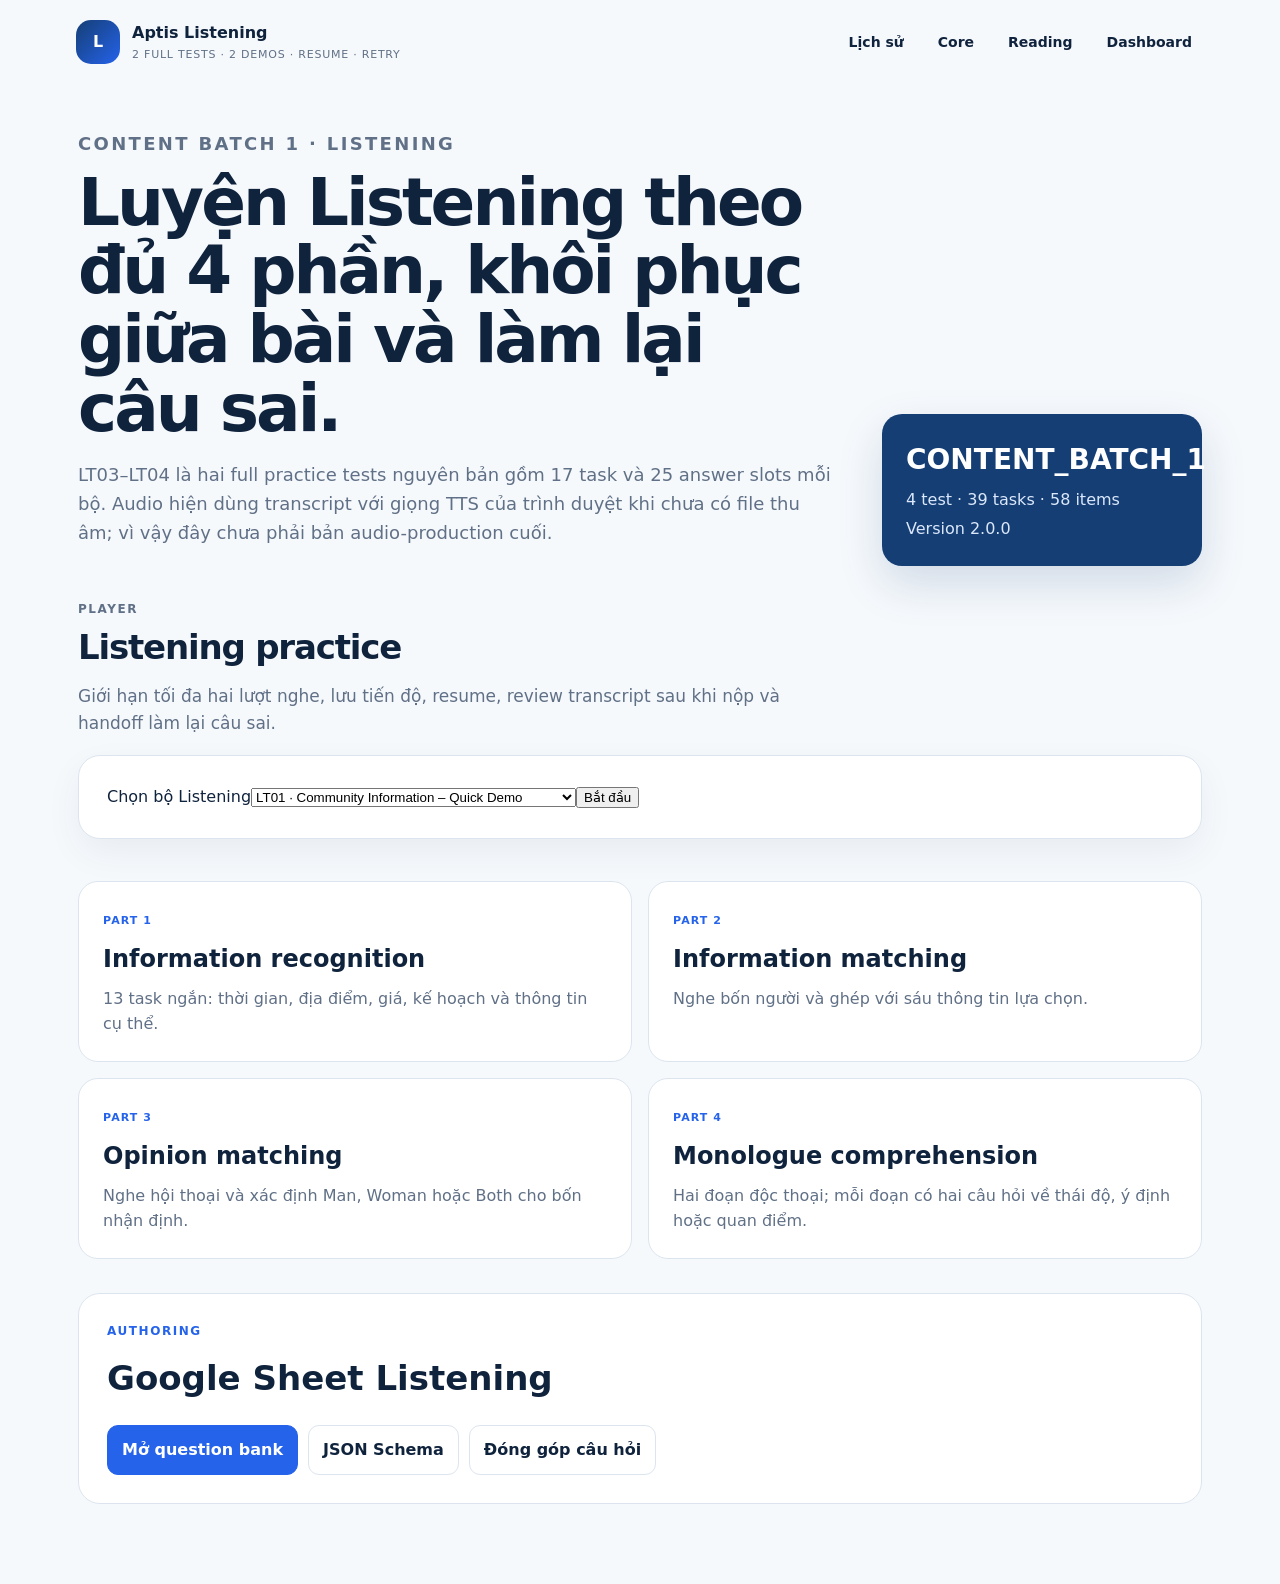
<file: aptis/listening/index.html>
<!doctype html>
<html lang="vi">
<head>
  <meta charset="utf-8">
  <meta name="viewport" content="width=device-width,initial-scale=1">
  <meta name="theme-color" content="#153e75">
  <meta name="description" content="Aptis Listening practice with full tests and recoverable in-progress attempts.">
  <title>Aptis Listening · ForLanguage</title>
  <link rel="stylesheet" href="/aptis/dashboard-v6.css?v=1">
  <link rel="stylesheet" href="/aptis/listening/listening-v6.css?v=1">
  <link rel="stylesheet" href="/aptis/listening/listening-player-v1.css?v=1">
</head>
<body>
  <header class="aptis-nav">
    <a class="aptis-brand" href="/aptis/"><span class="aptis-brand-mark">L</span><span><strong>Aptis Listening</strong><small>2 full tests · 2 demos · resume · retry</small></span></a>
    <nav class="aptis-nav-links"><a href="/aptis/history/">Lịch sử</a><a href="/aptis/core/">Core</a><a href="/aptis/reading/">Reading</a><a class="primary-link" href="/aptis/">Dashboard</a></nav>
  </header>
  <main class="listening-page">
    <section class="listening-hero"><div><p class="eyebrow">CONTENT BATCH 1 · LISTENING</p><h1>Luyện Listening theo đủ 4 phần, khôi phục giữa bài và làm lại câu sai.</h1><p>LT03–LT04 là hai full practice tests nguyên bản gồm 17 task và 25 answer slots mỗi bộ. Audio hiện dùng transcript với giọng TTS của trình duyệt khi chưa có file thu âm; vì vậy đây chưa phải bản audio-production cuối.</p></div><aside id="listeningStatus" class="status-panel">Đang tải manifest…</aside></section>
    <section class="practice-section"><div class="section-heading"><p class="eyebrow">PLAYER</p><h2>Listening practice</h2><p>Giới hạn tối đa hai lượt nghe, lưu tiến độ, resume, review transcript sau khi nộp và handoff làm lại câu sai.</p></div><div id="practiceHost"><div class="practice-card">Đang tải Listening…</div></div></section>
    <section class="listening-grid"><article><span>PART 1</span><h2>Information recognition</h2><p>13 task ngắn: thời gian, địa điểm, giá, kế hoạch và thông tin cụ thể.</p></article><article><span>PART 2</span><h2>Information matching</h2><p>Nghe bốn người và ghép với sáu thông tin lựa chọn.</p></article><article><span>PART 3</span><h2>Opinion matching</h2><p>Nghe hội thoại và xác định Man, Woman hoặc Both cho bốn nhận định.</p></article><article><span>PART 4</span><h2>Monologue comprehension</h2><p>Hai đoạn độc thoại; mỗi đoạn có hai câu hỏi về thái độ, ý định hoặc quan điểm.</p></article></section>
    <section class="schema-panel"><div><p class="eyebrow">AUTHORING</p><h2>Google Sheet Listening</h2></div><div class="schema-actions"><a href="https://docs.google.com/spreadsheets/d/1JYTZGLtHKDDHxItpPye_7q0Om4Mq_3iawCQqAMKfNug/edit?usp=drivesdk" target="_blank" rel="noopener">Mở question bank</a><a href="/aptis/listening/schema-v1.json">JSON Schema</a><a href="https://github.com/forlanguage/forlanguage.github.io/issues/new?template=contribute-questions.yml">Đóng góp câu hỏi</a></div></section>
  </main>
  <script src="/aptis/shared/attempt-store-v6.js?v=2"></script>
  <script src="/aptis/shared/tab-lock-v1.js?v=1"></script>
  <script src="/aptis/shared/content-refresh-loader-v1.js?v=1"></script>
  <script src="/aptis/listening/listening-player-v1.js?v=4"></script>
  <script src="/aptis/listening/listening-retry-v2.js?v=1"></script>
</body>
</html>
</file>
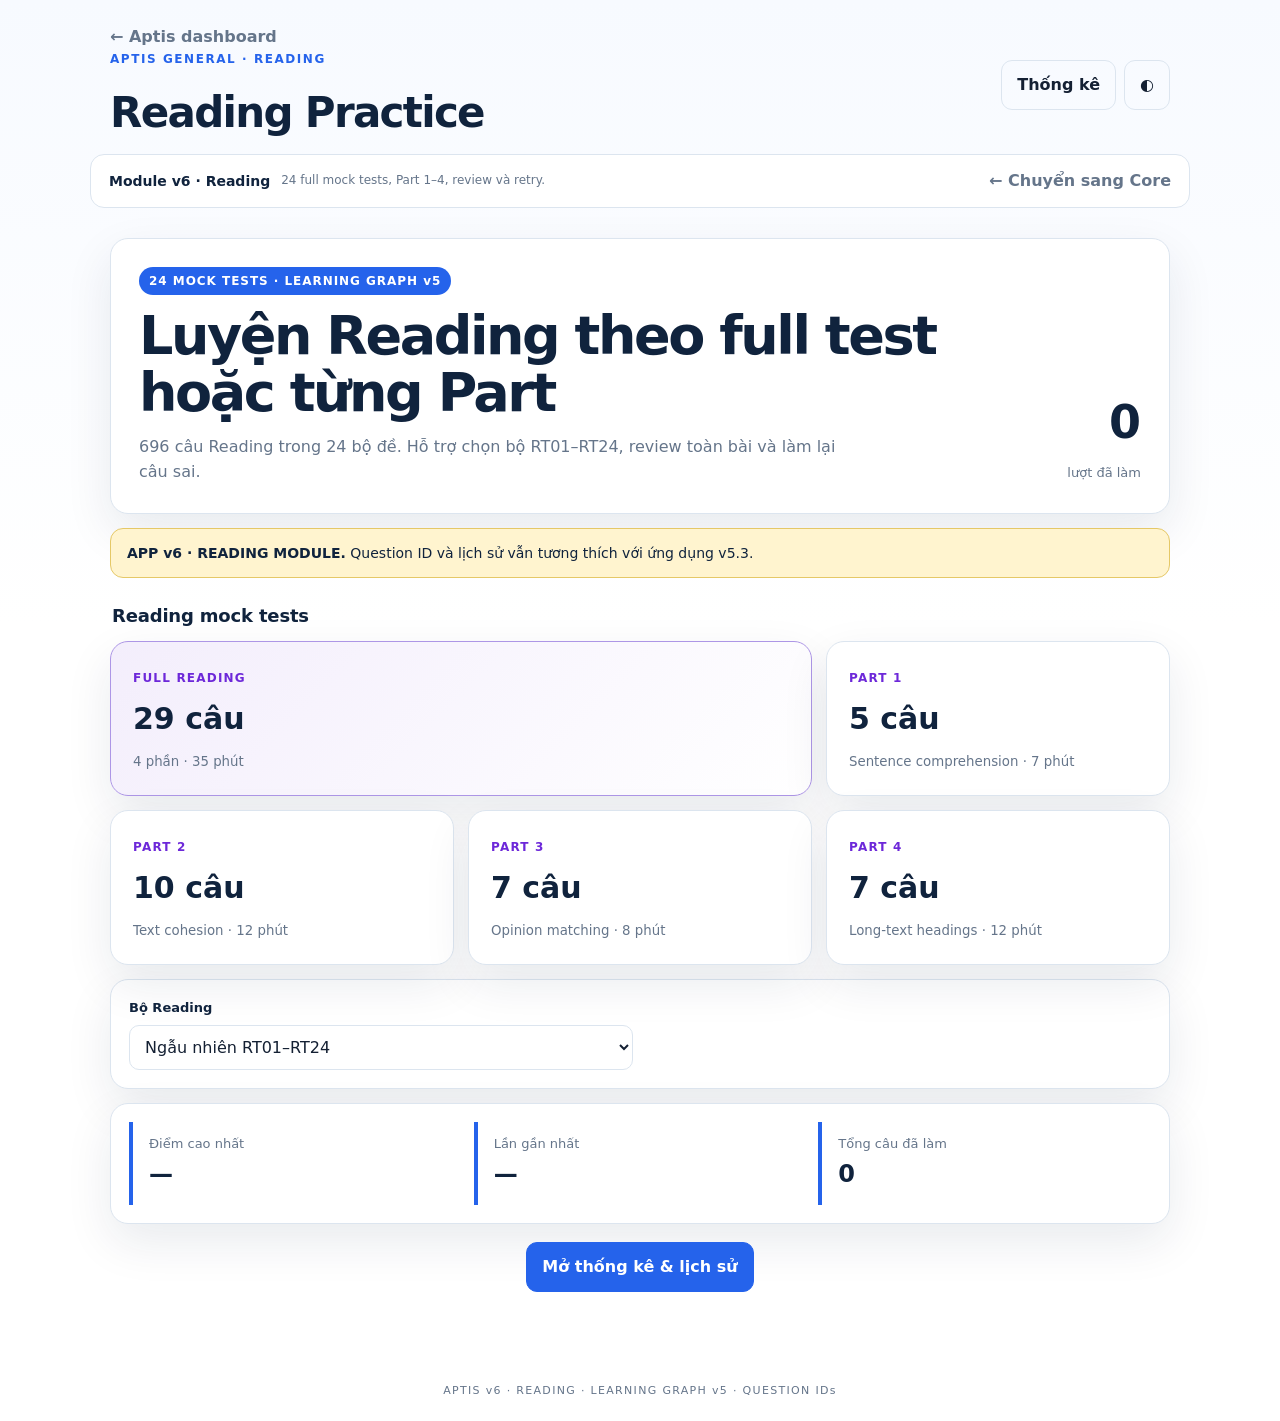
<file: aptis/reading/index.html>
<!doctype html>
<html lang="vi">
<head>
  <meta charset="utf-8">
  <meta name="viewport" content="width=device-width,initial-scale=1,viewport-fit=cover">
  <meta name="theme-color" content="#0f172a">
  <meta name="description" content="Aptis Reading practice with 24 mock tests and 696 questions.">
  <title>Aptis Reading · ForLanguage</title>
  <link rel="stylesheet" href="/aptis/styles.css?v=5">
  <link rel="stylesheet" href="/aptis/history-v5.css?v=2">
  <link rel="stylesheet" href="/aptis/question-id-v53.css?v=1">
  <link rel="stylesheet" href="/aptis/dashboard-v6.css?v=1">
</head>
<body class="module-shell" data-aptis-module="reading">
<header class="topbar">
  <div>
    <a class="module-back" href="/aptis/">← Aptis dashboard</a>
    <p class="eyebrow">APTIS GENERAL · READING</p>
    <h1>Reading Practice</h1>
  </div>
  <div class="top-actions">
    <button class="ghost" id="statsBtn" type="button">Thống kê</button>
    <button class="ghost" id="themeBtn" type="button" aria-label="Đổi giao diện">◐</button>
  </div>
</header>

<div class="module-banner">
  <div><strong>Module v6 · Reading</strong><span>24 full mock tests, Part 1–4, review và retry.</span></div>
  <a class="module-back" href="/aptis/core/">← Chuyển sang Core</a>
</div>

<main class="shell">
  <section id="homeView">
    <div class="hero card">
      <div>
        <span class="pill"><span id="bankReadingTests">24</span> MOCK TESTS · LEARNING GRAPH v5</span>
        <h2>Luyện Reading theo full test hoặc từng Part</h2>
        <p><span id="bankReading">696</span> câu Reading trong 24 bộ đề. Hỗ trợ chọn bộ RT01–RT24, review toàn bài và làm lại câu sai.</p>
        <span id="bankTotal" hidden>2.696</span><span id="bankGrammar" hidden>1.000</span><span id="bankVocabulary" hidden>1.000</span>
      </div>
      <div class="hero-stat"><strong id="attemptCount">0</strong><span>lượt đã làm</span></div>
    </div>

    <div class="warning"><b>APP v6 · READING MODULE.</b> Question ID và lịch sử vẫn tương thích với ứng dụng v5.3.</div>

    <h2 class="section-label">Reading mock tests</h2>
    <section class="mode-grid reading-modes" aria-label="Chọn bài Reading">
      <button class="mode card featured" data-mode="reading29"><span>FULL READING</span><strong>29 câu</strong><small>4 phần · 35 phút</small></button>
      <button class="mode card" data-mode="readingP1"><span>PART 1</span><strong>5 câu</strong><small>Sentence comprehension · 7 phút</small></button>
      <button class="mode card" data-mode="readingP2"><span>PART 2</span><strong>10 câu</strong><small>Text cohesion · 12 phút</small></button>
      <button class="mode card" data-mode="readingP3"><span>PART 3</span><strong>7 câu</strong><small>Opinion matching · 8 phút</small></button>
      <button class="mode card" data-mode="readingP4"><span>PART 4</span><strong>7 câu</strong><small>Long-text headings · 12 phút</small></button>
    </section>

    <section class="card filters">
      <div class="hidden-field"><label for="topicSelect">Chủ điểm Grammar</label><select id="topicSelect"><option value="all">Tất cả chủ điểm</option></select></div>
      <div><label for="readingTestSelect">Bộ Reading</label><select id="readingTestSelect"><option value="random">Ngẫu nhiên RT01–RT24</option></select></div>
    </section>

    <section class="card stats">
      <div><span>Điểm cao nhất</span><strong id="bestScore">—</strong></div>
      <div><span>Lần gần nhất</span><strong id="lastScore">—</strong></div>
      <div><span>Tổng câu đã làm</span><strong id="answeredTotal">0</strong></div>
    </section>
    <div class="home-actions"><button class="primary" type="button" onclick="document.getElementById('statsBtn').click()">Mở thống kê &amp; lịch sử</button></div>
  </section>

  <section id="quizView" hidden>
    <div class="quiz-head card">
      <button id="exitBtn" class="ghost" type="button">← Thoát</button>
      <div class="progress-wrap"><div class="progress-label"><span id="progressText">0/0</span><span id="timer">00:00</span></div><div class="progress"><i id="progressBar"></i></div></div>
      <button id="submitBtn" class="primary small" type="button">Nộp bài</button>
    </div>
    <div id="blockHost"></div>
    <div class="nav-row"><button id="prevBtn" class="secondary" type="button">← Trước</button><button id="nextBtn" class="primary" type="button">Tiếp →</button></div>
  </section>

  <section id="resultView" hidden>
    <div class="result-hero card"><p class="eyebrow">KẾT QUẢ</p><strong id="resultScore">0/0</strong><h2 id="resultPercent">0%</h2><p id="resultMessage"></p></div>
    <div class="result-grid">
      <div class="card"><span>Grammar</span><strong id="grammarScore">—</strong></div>
      <div class="card"><span>Vocabulary</span><strong id="vocabScore">—</strong></div>
      <div class="card"><span>Reading</span><strong id="readingScore">—</strong></div>
      <div class="card"><span>Chưa trả lời</span><strong id="blankScore">0</strong></div>
    </div>
    <div class="result-actions">
      <button class="primary" id="reviewAllBtn" type="button">Xem toàn bộ bài</button>
      <button class="secondary" id="reviewBtn" type="button">Chỉ xem câu sai</button>
      <button class="secondary" id="retryCurrentBtn" type="button">Làm lại bài này</button>
      <button class="secondary" id="downloadResultBtn" type="button">Tải kết quả JSON</button>
      <button class="secondary" id="restartBtn" type="button">Chọn bài khác</button>
    </div>
    <p id="reviewSummary" class="review-summary" aria-live="polite"></p><section id="reviewHost"></section>
  </section>

  <section id="statsView" hidden>
    <div class="stats-header card"><div><p class="eyebrow">THỐNG KÊ &amp; LỊCH SỬ</p><h2>Tiến độ Aptis trên thiết bị này</h2><p id="overallSummary">Chưa có dữ liệu lịch sử.</p><p id="sessionLabel" class="muted"></p></div><button id="backHomeBtn" class="secondary" type="button">← Về trang luyện</button></div>
    <h2 class="section-label">Quy mô ngân hàng</h2><div id="bankStatsGrid" class="metric-grid"></div>
    <h2 class="section-label">Phiên học hiện tại</h2><div id="sessionStatsGrid" class="metric-grid session-grid"></div><div class="session-retry"><button id="retrySessionWrongBtn" class="primary" type="button">Không còn câu sai trong phiên</button></div>
    <section class="stats-actions card"><div><h3>Xuất và quản lý dữ liệu</h3><p>Kết quả được lưu trong localStorage. File JSON không được gửi lên máy chủ.</p></div><div class="button-cluster"><button id="exportSessionBtn" class="primary" type="button">Export phiên hiện tại</button><button id="exportAllBtn" class="secondary" type="button">Export toàn bộ lịch sử</button><button id="clearCacheBtn" class="secondary" type="button">Xóa browser cache</button><button id="clearAllBtn" class="danger" type="button">Xóa cache &amp; lịch sử</button></div></section>
    <h2 class="section-label">Số bài theo chế độ</h2><div class="table-card card"><div class="table-scroll"><table><thead><tr><th>Chế độ</th><th>Số bài</th><th>Điểm TB</th><th>Số câu</th></tr></thead><tbody id="modeStatsBody"></tbody></table></div></div>
    <h2 class="section-label">Tiến độ 24 bộ Reading</h2><div class="coverage-card card"><div class="progress-label"><span id="readingCoverageText">Đã hoàn thành 0/24 bộ Full Reading</span></div><div class="progress"><i id="readingCoverageBar"></i></div></div><div class="table-card card"><div class="table-scroll"><table><thead><tr><th>Test</th><th>Level</th><th>Số lượt</th><th>Tốt nhất</th><th>Lần gần nhất</th></tr></thead><tbody id="readingStatsBody"></tbody></table></div></div>
    <h2 class="section-label">Lịch sử gần nhất</h2><div class="table-card card"><div class="table-scroll"><table><thead><tr><th>Thời gian</th><th>Bài</th><th>Reading test</th><th>Kết quả</th><th>Thao tác</th></tr></thead><tbody id="historyBody"></tbody></table></div></div>
  </section>
</main>
<footer>APTIS v6 · READING · LEARNING GRAPH v5 · QUESTION IDs</footer>
<script src="/aptis/runtime-v6-module.js?v=1"></script>
<script src="/aptis/question-id-v53.js?v=1"></script>
</body>
</html>
</file>
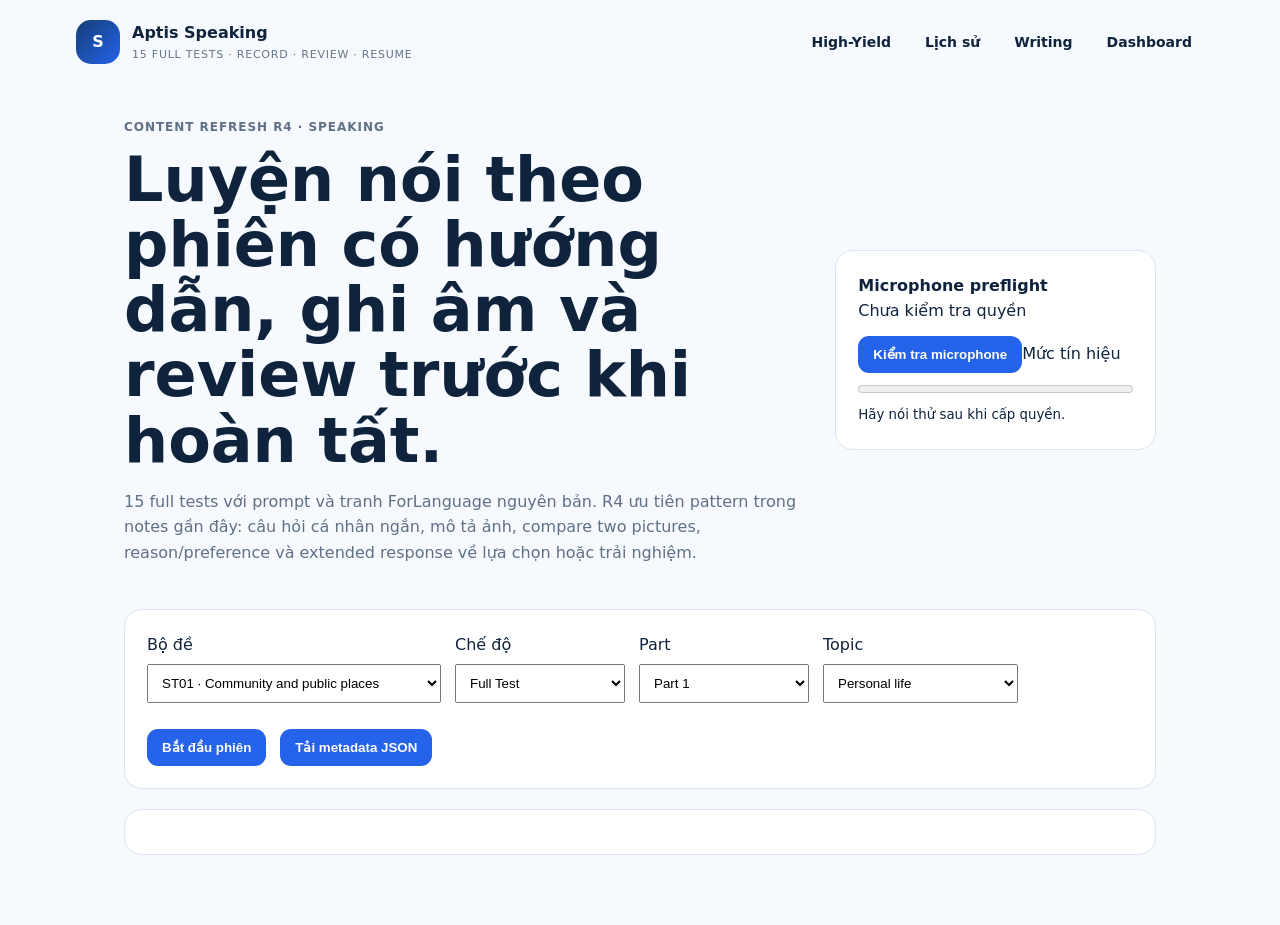
<file: aptis/speaking/index.html>
<!doctype html>
<html lang="vi">
<head>
  <meta charset="utf-8"><meta name="viewport" content="width=device-width,initial-scale=1"><meta name="theme-color" content="#153e75">
  <title>Aptis Speaking · ForLanguage</title>
  <link rel="stylesheet" href="/aptis/dashboard-v6.css?v=2"><link rel="stylesheet" href="/aptis/speaking/speaking-v6.css?v=4">
</head>
<body data-aptis-module="speaking">
<header class="aptis-nav"><a class="aptis-brand" href="/aptis/"><span class="aptis-brand-mark">S</span><span><strong>Aptis Speaking</strong><small>15 full tests · record · review · resume</small></span></a><nav class="aptis-nav-links"><a href="/aptis/targeted/">High-Yield</a><a href="/aptis/history/">Lịch sử</a><a href="/aptis/writing/">Writing</a><a class="primary-link" href="/aptis/">Dashboard</a></nav></header>
<main class="speaking-page">
  <section class="speaking-hero"><div><p class="eyebrow">CONTENT REFRESH R4 · SPEAKING</p><h1>Luyện nói theo phiên có hướng dẫn, ghi âm và review trước khi hoàn tất.</h1><p>15 full tests với prompt và tranh ForLanguage nguyên bản. R4 ưu tiên pattern trong notes gần đây: câu hỏi cá nhân ngắn, mô tả ảnh, compare two pictures, reason/preference và extended response về lựa chọn hoặc trải nghiệm.</p></div><aside class="permission-card"><strong>Microphone preflight</strong><span id="permissionState">Chưa kiểm tra quyền</span><button id="requestMic" type="button">Kiểm tra microphone</button><label for="micLevel">Mức tín hiệu</label><meter id="micLevel" min="0" max="1" low="0.08" high="0.45" optimum="0.3" value="0"></meter><small id="micHint">Hãy nói thử sau khi cấp quyền.</small></aside></section>
  <section class="speaking-controls" aria-label="Thiết lập phiên Speaking"><label>Bộ đề <select id="testSelect"><option value="ST01">Đang tải…</option></select></label><label>Chế độ <select id="practiceMode"><option value="full">Full Test</option><option value="part">Luyện theo Part</option><option value="topic">Luyện theo Topic</option></select></label><label id="partSelectWrap" hidden>Part <select id="partSelect"><option value="1">Part 1</option><option value="2">Part 2</option><option value="3">Part 3</option><option value="4">Part 4</option></select></label><label id="topicSelectWrap" hidden>Topic <select id="topicSelect"></select></label><button id="startPractice" type="button">Bắt đầu phiên</button><button id="downloadAll" type="button" disabled>Tải metadata JSON</button></section>
  <section id="sessionOverview" class="session-overview" hidden><div><strong id="sessionTitle"></strong><span id="sessionModeLabel"></span></div><div id="progressMap" class="progress-map" aria-label="Tiến độ các câu"></div></section>
  <section id="partInstructions" class="part-instructions" hidden aria-live="polite"><p class="eyebrow" id="instructionPart"></p><h2 id="instructionTitle"></h2><p id="instructionText"></p><button id="continueFromInstructions" type="button">Tiếp tục đến câu hỏi</button></section>
  <section id="taskHost" class="task-host" hidden><div class="task-head"><span id="taskProgress"></span><span id="timerLabel">Sẵn sàng</span></div><article class="prompt-card"><p id="partLabel"></p><h2 id="promptText"></h2><p id="topicText"></p><figure id="imageStage" hidden><img id="taskImage" alt=""><figcaption id="imageCaption"></figcaption></figure></article><div class="record-panel"><button id="prepareBtn" type="button">Bắt đầu chuẩn bị</button><button id="recordBtn" type="button" disabled>Ghi âm</button><button id="stopBtn" type="button" disabled>Dừng</button><button id="retryBtn" type="button" disabled>Ghi lại</button><span id="recordingInfo" role="status"></span><audio id="playback" controls hidden></audio><a id="downloadRecording" hidden>Tải file ghi âm</a><textarea id="selfNote" placeholder="Ghi chú tự đánh giá: phát âm, từ vựng, độ trôi chảy..."></textarea></div><div class="task-nav"><button id="prevTask" type="button">← Trước</button><button id="saveNext" type="button">Lưu và tiếp →</button></div></section>
  <section id="finalReview" class="final-review" hidden><p class="eyebrow">FINAL REVIEW</p><h2>Kiểm tra phiên trước khi hoàn tất</h2><p id="reviewSummary"></p><div id="reviewItems" class="review-items"></div><section id="speakingSelfReview" class="speaking-self-review"></section><div class="review-actions"><button id="backToTasks" type="button">Quay lại chỉnh sửa</button><button id="completeSession" type="button">Hoàn tất và lưu</button></div></section>
</main>
<script src="/aptis/shared/attempt-store-v6.js?v=2"></script><script src="/aptis/shared/tab-lock-v1.js?v=1"></script><script src="/aptis/shared/media-recorder-service-v2.js?v=1"></script><script src="/aptis/shared/content-refresh-loader-v1.js?v=2"></script><script src="/aptis/speaking/speaking-v6.js?v=4"></script><script src="/aptis/speaking/speaking-self-review-v1.js?v=1"></script><script src="/aptis/shared/active-resource-lock-v1.js?v=1"></script>
</body></html>
</file>
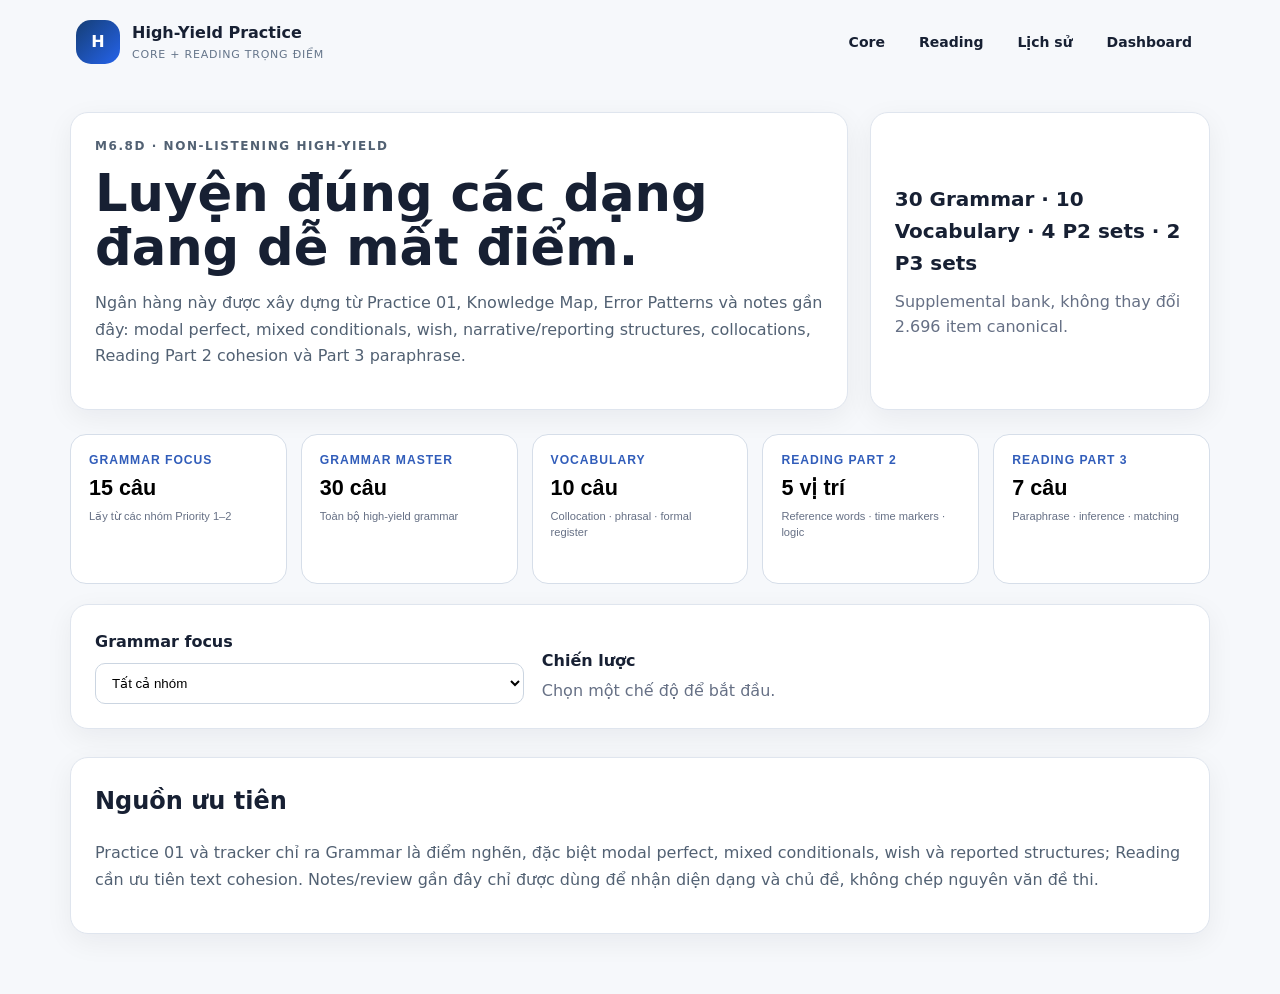
<file: aptis/targeted/index.html>
<!doctype html>
<html lang="vi">
<head>
  <meta charset="utf-8"><meta name="viewport" content="width=device-width,initial-scale=1"><meta name="theme-color" content="#153e75">
  <title>Aptis High-Yield Practice · ForLanguage</title>
  <link rel="stylesheet" href="/aptis/dashboard-v6.css?v=2"><link rel="stylesheet" href="/aptis/targeted/targeted-v1.css?v=1">
</head>
<body>
<header class="aptis-nav"><a class="aptis-brand" href="/aptis/"><span class="aptis-brand-mark">H</span><span><strong>High-Yield Practice</strong><small>Core + Reading trọng điểm</small></span></a><nav class="aptis-nav-links"><a href="/aptis/core/">Core</a><a href="/aptis/reading/">Reading</a><a href="/aptis/history/">Lịch sử</a><a class="primary-link" href="/aptis/">Dashboard</a></nav></header>
<main class="targeted-page">
  <section class="targeted-hero"><div><p class="eyebrow">M6.8D · NON-LISTENING HIGH-YIELD</p><h1>Luyện đúng các dạng đang dễ mất điểm.</h1><p>Ngân hàng này được xây dựng từ Practice 01, Knowledge Map, Error Patterns và notes gần đây: modal perfect, mixed conditionals, wish, narrative/reporting structures, collocations, Reading Part 2 cohesion và Part 3 paraphrase.</p></div><aside><strong id="bankSummary">Đang tải…</strong><span>Supplemental bank, không thay đổi 2.696 item canonical.</span></aside></section>

  <section class="mode-grid targeted-modes" id="modeGrid">
    <button class="mode-card" data-mode="grammar15"><span>GRAMMAR FOCUS</span><strong>15 câu</strong><small>Lấy từ các nhóm Priority 1–2</small></button>
    <button class="mode-card" data-mode="grammar30"><span>GRAMMAR MASTER</span><strong>30 câu</strong><small>Toàn bộ high-yield grammar</small></button>
    <button class="mode-card" data-mode="vocab10"><span>VOCABULARY</span><strong>10 câu</strong><small>Collocation · phrasal · formal register</small></button>
    <button class="mode-card" data-mode="cohesion"><span>READING PART 2</span><strong>5 vị trí</strong><small>Reference words · time markers · logic</small></button>
    <button class="mode-card" data-mode="opinion"><span>READING PART 3</span><strong>7 câu</strong><small>Paraphrase · inference · matching</small></button>
  </section>

  <section class="focus-panel"><label>Grammar focus<select id="clusterSelect"><option value="all">Tất cả nhóm</option><option value="modal_perfect">Modal perfect & deduction</option><option value="mixed_wish">Mixed conditionals & wish</option><option value="future_narrative">Future & narrative tenses</option><option value="reported_passive">Reported speech & passive</option><option value="word_form_lexico">Word form & phrasal verbs</option></select></label><div><strong>Chiến lược</strong><span id="strategyText">Chọn một chế độ để bắt đầu.</span></div></section>

  <section id="quizSection" class="quiz-section" hidden>
    <div class="quiz-head"><div><p class="eyebrow" id="quizLabel"></p><h2 id="quizTitle"></h2></div><div class="quiz-meta"><span id="progressText"></span><span id="timerText"></span></div></div>
    <div id="quizHost"></div>
    <div class="quiz-actions"><button id="cancelQuiz" type="button">Hủy</button><button id="submitQuiz" type="button">Nộp bài</button></div>
  </section>

  <section id="resultSection" class="result-section" hidden>
    <div class="result-card"><p class="eyebrow">KẾT QUẢ</p><strong id="resultScore"></strong><h2 id="resultPercent"></h2><p id="resultMessage"></p></div>
    <div id="reviewHost" class="review-host"></div>
    <div class="quiz-actions"><button id="retryWrong" type="button">Làm lại câu sai</button><button id="backModes" type="button">Chọn dạng khác</button></div>
  </section>

  <section class="source-note"><h2>Nguồn ưu tiên</h2><p>Practice 01 và tracker chỉ ra Grammar là điểm nghẽn, đặc biệt modal perfect, mixed conditionals, wish và reported structures; Reading cần ưu tiên text cohesion. Notes/review gần đây chỉ được dùng để nhận diện dạng và chủ đề, không chép nguyên văn đề thi.</p></section>
</main>
<script src="/aptis/shared/attempt-store-v6.js?v=3"></script><script src="/aptis/targeted/targeted-v1.js?v=1"></script>
</body>
</html>
</file>
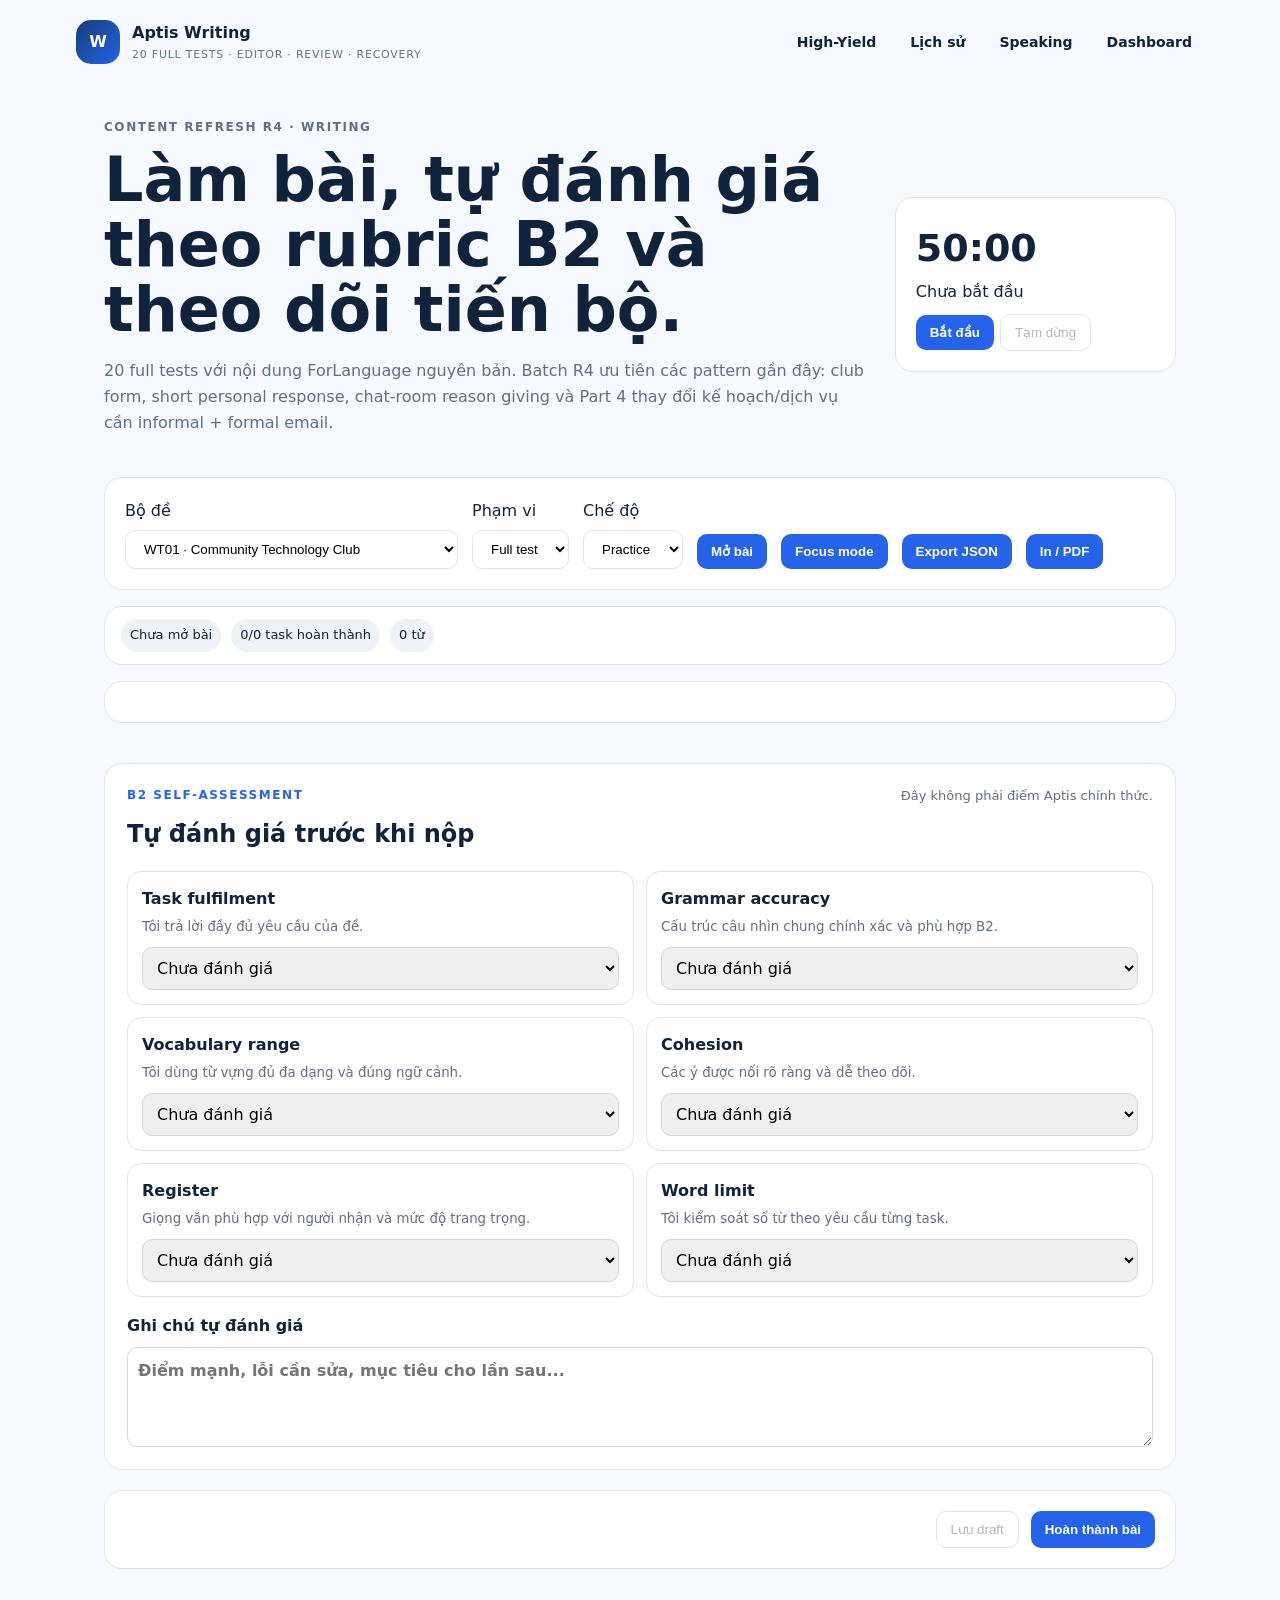
<file: aptis/writing/index.html>
<!doctype html>
<html lang="vi">
<head>
  <meta charset="utf-8"><meta name="viewport" content="width=device-width,initial-scale=1"><meta name="theme-color" content="#153e75">
  <title>Aptis Writing · ForLanguage</title>
  <link rel="stylesheet" href="/aptis/dashboard-v6.css?v=2"><link rel="stylesheet" href="/aptis/writing/writing-v6.css?v=3"><link rel="stylesheet" href="/aptis/writing/writing-review-v3.css?v=1">
</head>
<body data-aptis-module="writing">
<header class="aptis-nav"><a class="aptis-brand" href="/aptis/"><span class="aptis-brand-mark">W</span><span><strong>Aptis Writing</strong><small>20 full tests · editor · review · recovery</small></span></a><nav class="aptis-nav-links"><a href="/aptis/targeted/">High-Yield</a><a href="/aptis/history/">Lịch sử</a><a href="/aptis/speaking/">Speaking</a><a class="primary-link" href="/aptis/">Dashboard</a></nav></header>
<main class="writing-page">
  <section class="writing-hero"><div><p class="eyebrow">CONTENT REFRESH R4 · WRITING</p><h1>Làm bài, tự đánh giá theo rubric B2 và theo dõi tiến bộ.</h1><p>20 full tests với nội dung ForLanguage nguyên bản. Batch R4 ưu tiên các pattern gần đây: club form, short personal response, chat-room reason giving và Part 4 thay đổi kế hoạch/dịch vụ cần informal + formal email.</p></div><aside class="timer-card"><strong id="timer">50:00</strong><span id="timerState">Chưa bắt đầu</span><button id="startTimer" type="button">Bắt đầu</button><button id="pauseTimer" type="button" disabled>Tạm dừng</button></aside></section>
  <section class="writing-toolbar"><label>Bộ đề<select id="testSelect"><option value="WT01">Đang tải…</option></select></label><label>Phạm vi<select id="modeSelect"><option value="full">Full test</option><option value="part1">Part 1</option><option value="part2">Part 2</option><option value="part3">Part 3</option><option value="part4">Part 4</option></select></label><label>Chế độ<select id="examModeSelect"><option value="practice">Practice</option><option value="exam">Full Test</option></select></label><button id="loadTest" type="button">Mở bài</button><button id="focusMode" type="button">Focus mode</button><button id="exportJson" type="button" disabled>Export JSON</button><button id="printPdf" type="button" disabled>In / PDF</button></section>
  <section id="editorStatus" class="editor-status" aria-live="polite"><span id="draftStatus">Chưa mở bài</span><span id="completionSummary">0/0 task hoàn thành</span><span id="wordSummary">0 từ</span></section>
  <nav id="partNavigation" class="part-navigation" aria-label="Điều hướng Writing" hidden></nav><section id="writingHost" class="writing-host"></section>
  <section class="writing-actions"><button id="saveDraft" type="button" disabled>Lưu draft</button><button id="submitWriting" type="button" disabled>Hoàn thành bài</button></section>
</main>
<dialog id="submitDialog" class="submit-dialog"><form method="dialog"><h2>Xác nhận nộp bài</h2><p id="submitMessage"></p><div><button value="cancel">Quay lại</button><button id="confirmSubmit" value="confirm">Nộp bài</button></div></form></dialog>
<script src="/aptis/shared/attempt-store-v6.js?v=2"></script><script src="/aptis/shared/draft-version-store-v3.js?v=1"></script><script src="/aptis/shared/tab-lock-v1.js?v=1"></script><script src="/aptis/shared/content-refresh-loader-v1.js?v=2"></script><script src="/aptis/writing/writing-self-review-v3.js?v=1"></script><script src="/aptis/writing/writing-v6.js?v=3"></script><script src="/aptis/writing/writing-recovery-v2.js?v=3"></script><script src="/aptis/shared/active-resource-lock-v1.js?v=1"></script>
</body>
</html>
</file>
<file: assets/site.css>
:root{--ink:#10233d;--muted:#607086;--line:#dce5ef;--surface:#f5f8fc;--card:#fff;--brand:#2563eb;--brand-dark:#153e75;--accent:#0f9f75;--shadow:0 18px 50px rgba(21,62,117,.10)}*{box-sizing:border-box}html{scroll-behavior:smooth}body{margin:0;font-family:Inter,ui-sans-serif,system-ui,-apple-system,BlinkMacSystemFont,"Segoe UI",sans-serif;color:var(--ink);background:linear-gradient(180deg,#f8fbff 0,#fff 32%);line-height:1.6}a{color:inherit;text-decoration:none}.topbar{max-width:1180px;margin:0 auto;padding:22px 28px;display:flex;align-items:center;justify-content:space-between;gap:24px}.brand{display:flex;align-items:center;gap:12px}.brand-mark{width:42px;height:42px;border-radius:14px;display:grid;place-items:center;background:linear-gradient(135deg,var(--brand-dark),var(--brand));color:#fff;font-weight:850;letter-spacing:.04em;box-shadow:0 8px 22px rgba(37,99,235,.22)}.brand strong,.brand small{display:block}.brand strong{font-size:19px}.brand small{font-size:11px;color:var(--muted);letter-spacing:.08em;text-transform:uppercase}.topbar nav{display:flex;align-items:center;gap:20px;font-size:14px;font-weight:700}.topbar nav a{color:#42536a}.topbar nav a:hover{color:var(--brand)}.nav-cta{padding:10px 15px;border-radius:12px;background:var(--brand);color:#fff!important}.hero{max-width:1180px;margin:34px auto 0;padding:54px 28px 76px;display:grid;grid-template-columns:minmax(0,1.5fr) minmax(290px,.8fr);gap:54px;align-items:center}.eyebrow{margin:0 0 12px;color:var(--brand);font-size:12px;font-weight:850;letter-spacing:.13em}.hero h1{margin:0;max-width:850px;font-size:clamp(42px,6.2vw,76px);line-height:1.03;letter-spacing:-.055em}.lead{max-width:760px;margin:25px 0 0;font-size:19px;color:var(--muted)}.hero-actions{display:flex;flex-wrap:wrap;gap:12px;margin-top:30px}.button{display:inline-flex;align-items:center;justify-content:center;padding:13px 18px;border-radius:13px;font-weight:800}.button.primary{background:var(--brand);color:#fff;box-shadow:0 10px 25px rgba(37,99,235,.22)}.button.secondary{background:#fff;border:1px solid var(--line)}.hero-metrics{display:flex;flex-wrap:wrap;gap:24px;margin-top:34px;padding-top:26px;border-top:1px solid var(--line)}.hero-metrics div{min-width:130px}.hero-metrics strong,.hero-metrics span{display:block}.hero-metrics strong{font-size:22px}.hero-metrics span{font-size:12px;color:var(--muted)}.hero-card{position:relative;padding:30px;border-radius:24px;background:linear-gradient(145deg,var(--brand-dark),#1d4f91);color:#fff;box-shadow:var(--shadow);overflow:hidden}.hero-card:after{content:"";position:absolute;width:180px;height:180px;border-radius:50%;background:rgba(255,255,255,.08);right:-65px;top:-65px}.hero-card .status{display:inline-flex;padding:5px 10px;border-radius:999px;background:rgba(255,255,255,.13);font-size:11px;font-weight:800;letter-spacing:.08em;text-transform:uppercase}.hero-card h2{font-size:30px;line-height:1.1;margin:22px 0 12px}.hero-card p{color:#dce8fa}.hero-card a{display:inline-flex;margin-top:13px;font-weight:850}.section{max-width:1180px;margin:0 auto;padding:72px 28px}.section-heading{max-width:720px}.section-heading h2,.community h2{font-size:clamp(34px,5vw,56px);line-height:1.06;letter-spacing:-.04em;margin:0}.section-heading>p:last-child{color:var(--muted);font-size:17px}.hub-grid{display:grid;grid-template-columns:repeat(2,minmax(0,1fr));gap:16px;margin-top:34px}.hub-card{min-height:185px;padding:24px;border:1px solid var(--line);border-radius:20px;background:var(--card);display:grid;grid-template-columns:52px 1fr auto;gap:18px;align-items:start;box-shadow:0 8px 26px rgba(16,35,61,.04)}.hub-card.featured{border-color:#b9cef7;background:linear-gradient(145deg,#fff,#f2f7ff)}.hub-card.planned{grid-template-columns:52px 1fr}.hub-icon{width:48px;height:48px;border-radius:14px;display:grid;place-items:center;background:#eaf1ff;color:var(--brand);font-weight:900;font-size:19px}.hub-card h3{font-size:23px;margin:3px 0 6px}.hub-card p{margin:0;color:var(--muted)}.hub-card .tag{color:var(--brand);font-size:10px;font-weight:850;letter-spacing:.1em}.arrow{font-size:28px;color:var(--brand)}.community{display:grid;grid-template-columns:.9fr 1.25fr;gap:60px;align-items:start}.principles{display:grid;gap:14px}.principles article{padding:20px 22px;border:1px solid var(--line);border-radius:18px;background:#fff}.principles strong{color:var(--brand);font-size:12px}.principles h3{margin:5px 0 4px}.principles p{margin:0;color:var(--muted)}.contribute{padding-top:84px}.contribution-grid{display:grid;grid-template-columns:repeat(2,minmax(0,1fr));gap:18px;margin-top:34px}.contribution-card{padding:26px;border:1px solid var(--line);border-radius:22px;background:linear-gradient(145deg,#fff,#f8fbff);box-shadow:0 10px 30px rgba(16,35,61,.05)}.step-label{display:inline-flex;padding:5px 9px;border-radius:999px;background:#eaf1ff;color:var(--brand);font-size:10px;font-weight:900;letter-spacing:.1em}.contribution-card h3{font-size:25px;line-height:1.2;margin:14px 0 10px}.contribution-card p,.contribution-card li{color:var(--muted)}.contribution-card ol{padding-left:21px;margin:14px 0 20px}.contribution-card li+li{margin-top:8px}.contribution-card code{padding:2px 6px;border-radius:7px;background:#eef3f8;color:var(--ink);font-size:.92em}.compact-button{padding:10px 14px}.issue-types{display:grid;gap:12px;margin-top:16px}.issue-type{display:block;padding:17px;border:1px solid var(--line);border-radius:16px;background:#fff;transition:transform .18s ease,border-color .18s ease,box-shadow .18s ease}.issue-type:hover{transform:translateY(-2px);border-color:#a9c4f5;box-shadow:0 10px 24px rgba(37,99,235,.08)}.issue-type strong,.issue-type span{display:block}.issue-type strong{color:var(--brand);font-size:17px}.issue-type span{margin-top:5px;color:var(--muted);font-size:14px}.contribution-note{margin-top:18px;padding:21px 23px;border-left:4px solid var(--accent);border-radius:15px;background:#effaf6}.contribution-note strong{color:#087654}.contribution-note p{margin:5px 0 0;color:#42675b}.contribution-actions{display:flex;flex-wrap:wrap;gap:12px;margin-top:22px}footer{max-width:1180px;margin:30px auto 0;padding:30px 28px 40px;border-top:1px solid var(--line);display:flex;justify-content:space-between;gap:20px;color:var(--muted);font-size:13px}footer strong,footer span{display:block}footer a:hover{color:var(--brand)}@media(max-width:960px){.topbar nav{gap:14px}.topbar nav a:not(.nav-cta){font-size:13px}}@media(max-width:850px){.topbar nav a:not(.nav-cta){display:none}.hero{grid-template-columns:1fr;padding-top:30px}.hub-grid,.community,.contribution-grid{grid-template-columns:1fr}.community{gap:28px}}@media(max-width:560px){.topbar{padding:18px}.brand small{display:none}.hero,.section{padding-left:18px;padding-right:18px}.hero h1{font-size:44px}.hero-actions,.hero-actions .button,.contribution-actions,.contribution-actions .button{width:100%}.hub-grid{grid-template-columns:1fr}.hub-card{grid-template-columns:44px 1fr}.hub-card .arrow{display:none}footer{padding-left:18px;padding-right:18px;flex-direction:column}}
</file>
<file: aptis/dashboard-v6.css>
:root{--ink:#10233d;--muted:#65758a;--line:#dce5ef;--card:#fff;--brand:#2563eb;--brand-dark:#153e75;--surface:#f5f8fc;--success:#0f8a63;--planned:#8a5b12;--shadow:0 18px 48px rgba(16,35,61,.09)}*{box-sizing:border-box}html{scroll-behavior:smooth}body{margin:0;font-family:Inter,ui-sans-serif,system-ui,-apple-system,BlinkMacSystemFont,"Segoe UI",sans-serif;color:var(--ink);background:linear-gradient(180deg,#f7faff,#fff 44%);line-height:1.6}a{color:inherit;text-decoration:none}.aptis-nav{max-width:1180px;margin:0 auto;padding:20px 26px;display:flex;align-items:center;justify-content:space-between;gap:20px}.aptis-brand{display:flex;align-items:center;gap:12px}.aptis-brand-mark{width:44px;height:44px;border-radius:15px;display:grid;place-items:center;background:linear-gradient(135deg,var(--brand-dark),var(--brand));color:#fff;font-weight:900}.aptis-brand strong,.aptis-brand small{display:block}.aptis-brand small{color:var(--muted);font-size:11px;letter-spacing:.07em;text-transform:uppercase}.aptis-nav-links{display:flex;gap:10px;align-items:center}.aptis-nav-links a{padding:9px 12px;border-radius:11px;font-weight:750;font-size:14px}.aptis-nav-links a:hover{background:#edf3ff;color:var(--brand)}.dashboard{max-width:1180px;margin:0 auto;padding:54px 26px 80px}.dashboard-hero{display:grid;grid-template-columns:minmax(0,1.35fr) minmax(280px,.65fr);gap:44px;align-items:center}.eyebrow{margin:0 0 10px;color:var(--brand);font-size:12px;font-weight:900;letter-spacing:.13em}.dashboard h1{font-size:clamp(42px,6vw,72px);line-height:1.04;letter-spacing:-.05em;margin:0}.lead{max-width:760px;font-size:18px;color:var(--muted);margin:22px 0 0}.hero-panel{padding:28px;border-radius:24px;background:linear-gradient(145deg,var(--brand-dark),#1f56a2);color:#fff;box-shadow:var(--shadow)}.hero-panel span{display:inline-flex;padding:5px 9px;border-radius:999px;background:rgba(255,255,255,.14);font-size:11px;font-weight:850;letter-spacing:.08em}.hero-panel h2{font-size:29px;line-height:1.15;margin:17px 0 9px}.hero-panel p{color:#dce8fa}.hero-panel a{font-weight:850}.section{margin-top:72px}.section-heading{max-width:760px}.section-heading h2{font-size:clamp(32px,4.5vw,52px);line-height:1.08;letter-spacing:-.035em;margin:0}.section-heading p:last-child{color:var(--muted);font-size:17px}.module-grid{display:grid;grid-template-columns:repeat(2,minmax(0,1fr));gap:17px;margin-top:30px}.module-card{position:relative;min-height:230px;padding:25px;border:1px solid var(--line);border-radius:22px;background:var(--card);box-shadow:0 9px 28px rgba(16,35,61,.05);display:flex;flex-direction:column}.module-card.live{background:linear-gradient(145deg,#fff,#f2f7ff);border-color:#b8cdf6}.module-card:hover{transform:translateY(-2px);transition:.18s ease;box-shadow:0 15px 36px rgba(16,35,61,.09)}.module-top{display:flex;align-items:center;justify-content:space-between;gap:14px}.module-icon{width:50px;height:50px;border-radius:16px;display:grid;place-items:center;background:#eaf1ff;color:var(--brand);font-size:19px;font-weight:900}.status{padding:5px 9px;border-radius:999px;font-size:10px;font-weight:900;letter-spacing:.09em;text-transform:uppercase}.status.live{background:#e8f8f1;color:var(--success)}.status.planned{background:#fff5dd;color:var(--planned)}.module-card h3{font-size:27px;line-height:1.15;margin:20px 0 8px}.module-card p{color:var(--muted);margin:0}.module-meta{display:flex;flex-wrap:wrap;gap:8px;margin-top:17px}.module-meta span{padding:5px 8px;border-radius:9px;background:#f0f4f8;color:#526378;font-size:12px;font-weight:700}.module-action{margin-top:auto;padding-top:23px;color:var(--brand);font-weight:850}.roadmap{display:grid;grid-template-columns:repeat(3,1fr);gap:14px;margin-top:25px}.roadmap article{padding:20px;border:1px solid var(--line);border-radius:18px;background:#fff}.roadmap strong{color:var(--brand);font-size:12px}.roadmap h3{margin:5px 0}.roadmap p{margin:0;color:var(--muted);font-size:14px}.dashboard-footer{max-width:1180px;margin:0 auto;padding:28px 26px 38px;border-top:1px solid var(--line);display:flex;justify-content:space-between;gap:20px;color:var(--muted);font-size:13px}.dashboard-footer a:hover{color:var(--brand)}.module-back{display:inline-flex;align-items:center;gap:7px;font-weight:800;color:var(--muted)}.module-back:hover{color:var(--brand)}body.module-shell .topbar{position:sticky;top:0;z-index:20}body.module-shell .shell{padding-top:18px}.module-banner{max-width:1100px;margin:0 auto 12px;padding:13px 18px;border:1px solid var(--line);border-radius:14px;background:#fff;display:flex;align-items:center;justify-content:space-between;gap:15px}.module-banner div{display:flex;align-items:center;gap:11px}.module-banner strong{font-size:14px}.module-banner span{font-size:12px;color:var(--muted)}.hidden-field{display:none!important}@media(max-width:850px){.dashboard-hero,.module-grid{grid-template-columns:1fr}.roadmap{grid-template-columns:1fr}.aptis-nav-links a:not(.primary-link){display:none}.module-banner{align-items:flex-start;flex-direction:column}}@media(max-width:560px){.aptis-nav,.dashboard,.dashboard-footer{padding-left:18px;padding-right:18px}.dashboard{padding-top:30px}.dashboard h1{font-size:43px}.module-grid{grid-template-columns:1fr}.dashboard-footer{flex-direction:column}.module-banner{margin-left:12px;margin-right:12px}}
</file>
<file: aptis/styles.css>
*{box-sizing:border-box}html{color-scheme:light}html.dark{color-scheme:dark}
:root{--bg:#f3f6fb;--card:#fff;--text:#142033;--muted:#657086;--line:#d8dfeb;--brand:#155eef;--brand2:#0f3fac;--ok:#14804a;--bad:#c93434;--warn:#fff4cf;--reading:#6d28d9;--shadow:0 8px 28px rgba(23,63,95,.08)}
html.dark{--bg:#0b1220;--card:#121c2d;--text:#eaf0fa;--muted:#9aa8bd;--line:#293650;--brand:#6ea2ff;--brand2:#4f7dd3;--warn:#3b3219;--reading:#a78bfa;--shadow:0 8px 28px rgba(0,0,0,.25)}
body{margin:0;background:var(--bg);color:var(--text);font-family:-apple-system,BlinkMacSystemFont,"Segoe UI",Roboto,Arial,sans-serif;line-height:1.55}
button,select{font:inherit}.topbar{max-width:1100px;margin:auto;padding:24px 20px 8px;display:flex;justify-content:space-between;align-items:center}
.topbar h1{margin:0;font-size:clamp(26px,4vw,42px);letter-spacing:-.04em}.eyebrow{margin:0 0 4px;color:var(--brand);font-weight:800;letter-spacing:.13em;font-size:12px}
.shell{max-width:1100px;margin:auto;padding:18px 20px 50px}.card{background:var(--card);border:1px solid var(--line);border-radius:18px;box-shadow:var(--shadow)}
.hero{padding:28px;display:flex;gap:24px;justify-content:space-between;align-items:end}.hero h2{font-size:clamp(27px,5vw,54px);line-height:1.05;letter-spacing:-.045em;margin:16px 0 12px;max-width:800px}.hero p{color:var(--muted);max-width:720px;margin:0}
.pill{background:var(--brand);color:white;padding:7px 10px;border-radius:99px;font-weight:800;font-size:12px;letter-spacing:.08em}.hero-stat{text-align:right;min-width:120px}.hero-stat strong{display:block;font-size:46px}.hero-stat span{color:var(--muted);font-size:13px}
.warning{margin:14px 0;padding:13px 16px;border-radius:13px;background:var(--warn);border:1px solid #e5c867;font-size:14px}.section-label{font-size:18px;margin:24px 2px 10px;letter-spacing:-.01em}
.mode-grid{display:grid;grid-template-columns:repeat(2,1fr);gap:14px}.reading-modes{grid-template-columns:repeat(3,1fr)}.mode{padding:22px;text-align:left;color:inherit;cursor:pointer;transition:.18s transform,.18s border-color}.mode:hover{transform:translateY(-2px);border-color:var(--brand)}.mode span{color:var(--brand);font-size:12px;font-weight:800;letter-spacing:.1em}.reading-modes .mode span{color:var(--reading)}.mode.featured{grid-column:span 2;border-color:color-mix(in srgb,var(--reading) 42%,var(--line));background:linear-gradient(135deg,color-mix(in srgb,var(--reading) 8%,var(--card)),var(--card))}.mode strong{display:block;font-size:30px;margin:5px 0}.mode small{color:var(--muted)}
.filters{margin-top:14px;padding:18px;display:grid;grid-template-columns:1fr 1fr;gap:14px}.filters label{display:block;font-size:13px;font-weight:700;margin-bottom:6px}.filters select{width:100%;padding:11px;border:1px solid var(--line);border-radius:10px;background:var(--card);color:var(--text)}
.stats{margin-top:14px;padding:18px;display:grid;grid-template-columns:repeat(3,1fr);gap:12px}.stats div,.result-grid .card{padding:12px 16px;border-left:4px solid var(--brand)}.stats span,.result-grid span{display:block;color:var(--muted);font-size:13px}.stats strong,.result-grid strong{font-size:24px}
.source-links{text-align:center;color:var(--muted);font-size:13px}.source-links a{color:var(--brand)}
.ghost,.primary,.secondary{border-radius:11px;padding:11px 15px;border:1px solid var(--line);cursor:pointer;font-weight:750}.ghost{background:transparent;color:var(--text)}.primary{background:var(--brand);color:white;border-color:var(--brand)}.primary:hover{background:var(--brand2)}.secondary{background:var(--card);color:var(--text)}.small{padding:9px 13px}
.quiz-head{position:sticky;top:8px;z-index:20;padding:12px;display:grid;grid-template-columns:auto 1fr auto;align-items:center;gap:15px}.progress-label{display:flex;justify-content:space-between;font-weight:800;font-size:13px}.progress{height:8px;background:var(--line);border-radius:99px;overflow:hidden;margin-top:6px}.progress i{display:block;height:100%;width:0;background:var(--brand);transition:.2s}
.question-card{padding:24px;margin:16px 0}.question-card h2{font-size:21px;margin:0 0 18px}.question-card h3{line-height:1.35}.question-meta{display:flex;gap:8px;flex-wrap:wrap;margin-bottom:11px}.tag{font-size:12px;border:1px solid var(--line);border-radius:99px;padding:4px 8px;color:var(--muted)}
.options{display:grid;gap:10px}.options.compact{grid-template-columns:repeat(3,1fr)}.option{display:flex;gap:11px;align-items:flex-start;border:1px solid var(--line);padding:13px;border-radius:12px;cursor:pointer}.option:has(input:checked){border-color:var(--brand);background:color-mix(in srgb,var(--brand) 8%,transparent)}.option input{margin-top:4px;transform:scale(1.15)}
.bank,.heading-bank{display:flex;gap:7px;flex-wrap:wrap;padding:12px;background:color-mix(in srgb,var(--brand) 6%,transparent);border:1px solid var(--line);border-radius:12px;margin-bottom:16px}.bank span,.heading-bank span{background:var(--card);border:1px solid var(--line);border-radius:8px;padding:6px 9px;font-size:13px}
.match-row{display:grid;grid-template-columns:34px 1fr minmax(180px,310px);gap:10px;align-items:center;padding:11px 0;border-bottom:1px solid var(--line)}.match-row:last-child{border-bottom:0}.reading-select,.match-row select{width:100%;padding:10px;border-radius:9px;border:1px solid var(--line);background:var(--card);color:var(--text)}
.reading-passage{white-space:normal;padding:18px;border:1px solid var(--line);border-radius:14px;background:color-mix(in srgb,var(--reading) 5%,var(--card));margin:12px 0 18px;font-size:16px}.reading-passage.intro p{margin-bottom:0}.reading-question-list{display:grid;gap:14px}.reading-item{border-top:1px solid var(--line);padding-top:14px}.reading-item:first-child{border-top:0}.reading-item h3{font-size:16px;margin:0 0 10px}
.fixed-sentence{padding:14px;border-left:4px solid var(--reading);background:color-mix(in srgb,var(--reading) 7%,var(--card));border-radius:8px;margin-bottom:12px}.sentence-bank{display:grid;gap:8px;margin:14px 0 16px}.sentence-bank div{display:grid;grid-template-columns:28px 1fr;gap:9px;border:1px solid var(--line);border-radius:10px;padding:10px}.sentence-bank b{color:var(--reading)}
.opinion-grid{display:grid;grid-template-columns:repeat(2,1fr);gap:12px;margin-bottom:18px}.opinion-grid section{border:1px solid var(--line);border-radius:13px;padding:15px;background:color-mix(in srgb,var(--reading) 4%,var(--card))}.opinion-grid h3{font-size:15px;color:var(--reading);margin:0 0 7px}.opinion-grid p{margin:0;color:var(--text)}
.heading-bank{background:color-mix(in srgb,var(--reading) 6%,transparent)}.paragraph-list{display:grid;gap:14px}.reading-paragraph{border:1px solid var(--line);border-radius:14px;padding:17px}.paragraph-head{display:grid;grid-template-columns:1fr minmax(220px,360px);gap:14px;align-items:center}.paragraph-head h3{margin:0}.reading-paragraph p{margin:12px 0 0}.reading-match{align-items:start}
.nav-row{display:flex;justify-content:space-between;gap:12px}.nav-row button{min-width:120px}
.result-hero{text-align:center;padding:36px}.result-hero>strong{font-size:22px}.result-hero h2{font-size:72px;line-height:1;margin:8px}.result-hero p:last-child{color:var(--muted)}
.result-grid{display:grid;grid-template-columns:repeat(4,1fr);gap:12px;margin:14px 0}.result-actions{display:flex;justify-content:center;gap:12px;margin:20px 0}
.review-card{padding:18px;margin:12px 0;border-left:5px solid var(--bad)}.review-card.correct-review{border-left-color:var(--ok)}.review-card h3{margin:0 0 8px;font-size:17px}.review-card p{margin:5px 0}.review-card .explain{color:var(--muted)}
footer{text-align:center;color:var(--muted);font-size:11px;letter-spacing:.12em;padding:22px}[hidden]{display:none!important}
@media(max-width:850px){.reading-modes{grid-template-columns:repeat(2,1fr)}.result-grid{grid-template-columns:repeat(2,1fr)}.options.compact{grid-template-columns:1fr}.paragraph-head{grid-template-columns:1fr}}
@media(max-width:680px){.shell{padding:12px 12px 38px}.topbar{padding:18px 12px 4px}.hero{padding:20px;display:block}.hero-stat{text-align:left;margin-top:20px}.mode-grid,.reading-modes{grid-template-columns:1fr}.mode.featured{grid-column:auto}.filters{grid-template-columns:1fr}.stats,.result-grid{grid-template-columns:1fr}.quiz-head{grid-template-columns:auto 1fr}.quiz-head #submitBtn{grid-column:1/3}.match-row{grid-template-columns:28px 1fr}.match-row select{grid-column:2}.opinion-grid{grid-template-columns:1fr}.result-hero h2{font-size:58px}.result-actions{flex-direction:column}.question-card{padding:17px}}
</file>
<file: aptis/history-v5.css>
.top-actions{display:flex;align-items:center;gap:8px}.home-actions{display:flex;justify-content:center;margin:18px 0}.stats-header{padding:24px;display:flex;align-items:flex-start;justify-content:space-between;gap:18px}.stats-header h2{margin:3px 0 8px;font-size:clamp(24px,4vw,38px)}.stats-header p{margin:4px 0}.muted{color:var(--muted)}
.metric-grid{display:grid;grid-template-columns:repeat(3,1fr);gap:12px}.session-grid{grid-template-columns:repeat(4,1fr)}.metric-card{padding:18px;border-left:4px solid var(--brand)}.metric-card span{display:block;color:var(--muted);font-size:13px}.metric-card strong{display:block;font-size:28px;margin-top:3px}
.stats-actions{padding:20px;display:flex;align-items:center;justify-content:space-between;gap:18px;margin:14px 0}.stats-actions h3,.stats-actions p{margin:0}.stats-actions p{color:var(--muted);font-size:13px;margin-top:4px}.button-cluster{display:flex;justify-content:flex-end;flex-wrap:wrap;gap:9px}.danger{border-radius:11px;padding:11px 15px;border:1px solid #b42318;background:#b42318;color:#fff;cursor:pointer;font-weight:750}.danger:hover{filter:brightness(.92)}
.table-card{margin:12px 0;overflow:hidden}.table-scroll{overflow:auto}table{width:100%;border-collapse:collapse;min-width:720px}th,td{padding:12px 14px;text-align:left;border-bottom:1px solid var(--line);white-space:nowrap}th{font-size:12px;letter-spacing:.05em;text-transform:uppercase;color:var(--muted);background:color-mix(in srgb,var(--brand) 5%,var(--card))}tbody tr:last-child td{border-bottom:0}.empty-cell{text-align:center;color:var(--muted);padding:24px}.tiny{padding:5px 9px;font-size:12px}.coverage-card{padding:17px;margin-bottom:12px}.coverage-card .progress{margin-top:9px}
.row-actions{display:flex;align-items:center;gap:6px}.row-actions button:disabled,#retrySessionWrongBtn:disabled{opacity:.48;cursor:not-allowed}.session-retry{display:flex;justify-content:flex-end;margin:12px 0 18px}
.review-summary{min-height:24px;margin:14px 2px;color:var(--muted);font-weight:650}.review-card{position:relative}.review-card.review-correct{border-left:4px solid #16803c}.review-card.review-wrong{border-left:4px solid #b42318}.review-card .review-status{font-weight:800}.review-card.review-correct .review-status{color:#16803c}.review-card.review-wrong .review-status{color:#b42318}.result-actions [aria-pressed="true"]{box-shadow:0 0 0 3px color-mix(in srgb,var(--brand) 22%,transparent)}
@media(max-width:850px){.metric-grid,.session-grid{grid-template-columns:repeat(2,1fr)}.stats-actions{align-items:flex-start;flex-direction:column}.button-cluster{justify-content:flex-start}.stats-header{flex-direction:column}.session-retry{justify-content:flex-start}}
@media(max-width:520px){.metric-grid,.session-grid{grid-template-columns:1fr}.top-actions{gap:4px}.top-actions .ghost{padding:8px 10px}.button-cluster{width:100%;flex-direction:column}.button-cluster button,.session-retry button{width:100%}.row-actions{align-items:stretch;flex-direction:column}.row-actions button{width:100%}}
</file>
<file: aptis/question-id-v53.css>
.qid-wrap{display:inline-flex;align-items:center;gap:6px;flex-wrap:wrap;margin-left:auto}.qid-wrap.compact{margin-left:8px}.qid-badge{display:inline-flex;align-items:center;padding:4px 8px;border-radius:8px;background:color-mix(in srgb,var(--brand) 12%,var(--card));border:1px solid color-mix(in srgb,var(--brand) 28%,var(--line));color:var(--brand);font-size:12px;font-weight:850;letter-spacing:.04em}.qid-copy,.qid-report{border:1px solid var(--line);background:var(--card);color:var(--text);border-radius:8px;padding:4px 8px;font-size:11px;font-weight:700;cursor:pointer}.qid-report{border-color:color-mix(in srgb,#b42318 45%,var(--line));color:#b42318}.qid-copy:hover,.qid-report:hover{transform:translateY(-1px);filter:brightness(.97)}.qid-report.copied{background:#16803c;color:#fff;border-color:#16803c}.match-row .qid-wrap{justify-self:end}.reading-item h3 .qid-wrap{vertical-align:middle}.review-card .qid-wrap{margin-left:0}.question-meta .qid-wrap{margin-left:auto}@media(max-width:640px){.qid-wrap{width:100%;margin-left:0;margin-top:6px}.qid-wrap.compact{width:auto;margin:6px 0 0}.match-row .qid-wrap{grid-column:1/-1;justify-self:start}.qid-copy,.qid-report{padding:6px 9px}}
</file>
<file: aptis/history-v6.css>
:root{--ink:#10233d;--muted:#607086;--line:#dce5ef;--brand:#2563eb;--surface:#f6f9fc;--card:#fff;--good:#eaf8f2;--bad:#fff0ef}*{box-sizing:border-box}body{margin:0;font-family:Inter,ui-sans-serif,system-ui,-apple-system,BlinkMacSystemFont,"Segoe UI",sans-serif;color:var(--ink);background:var(--surface)}.history-page{max-width:1180px;margin:0 auto;padding:42px 28px 80px}.history-hero{display:grid;grid-template-columns:1fr auto;gap:28px;align-items:end}.history-hero h1{margin:0;font-size:clamp(34px,5vw,58px);line-height:1.05;letter-spacing:-.04em}.history-hero p{max-width:760px;color:var(--muted)}.history-summary{min-width:240px;padding:22px;border:1px solid var(--line);border-radius:18px;background:#fff;font-weight:750}.storage-panel{display:flex;gap:16px;align-items:center;flex-wrap:wrap;margin-top:20px;padding:14px 18px;border:1px solid #bfd2f7;border-radius:14px;background:#edf4ff}.storage-panel span{color:var(--muted)}.storage-panel a{margin-left:auto;color:var(--brand);font-weight:800}.history-toolbar{display:grid;grid-template-columns:200px 1fr auto auto auto;gap:12px;align-items:end;margin:22px 0 16px;padding:18px;border:1px solid var(--line);border-radius:18px;background:#fff}.history-toolbar-closeout{grid-template-columns:repeat(4,minmax(140px,1fr)) minmax(220px,1.4fr);}.history-toolbar label{display:grid;gap:6px;font-size:12px;font-weight:800;color:var(--muted)}.history-toolbar select,.history-toolbar input,.history-toolbar button,.import-button{height:42px;border-radius:11px;border:1px solid var(--line);background:#fff;padding:0 12px;font:inherit}.history-toolbar button,.import-button{cursor:pointer;font-weight:800;color:var(--ink);display:flex;align-items:center;justify-content:center}.history-table-wrap{overflow:auto;border:1px solid var(--line);border-radius:18px;background:#fff}.history-table-wrap table{width:100%;border-collapse:collapse;min-width:980px}.history-table-wrap th,.history-table-wrap td{padding:14px;border-bottom:1px solid var(--line);text-align:left;vertical-align:top}.history-table-wrap th{font-size:12px;letter-spacing:.05em;text-transform:uppercase;color:var(--muted);background:#f8fbff}.select-column{width:58px;text-align:center!important}.select-column input{width:18px;height:18px}.badge{display:inline-flex;padding:4px 8px;border-radius:999px;background:#edf3ff;color:#2452a7;font-size:11px;font-weight:850}.row-actions{display:flex;flex-wrap:wrap;gap:6px}.row-actions button,.review-card button{border:1px solid var(--line);background:#fff;border-radius:9px;padding:7px 10px;cursor:pointer;font-weight:750}.row-actions button:first-child{background:var(--brand);color:#fff;border-color:var(--brand)}.row-actions button.selected{background:#153e75;color:#fff;border-color:#153e75}.empty{text-align:center;color:var(--muted);padding:30px!important}.review-dialog{width:min(880px,calc(100vw - 28px));max-height:90vh;border:0;border-radius:22px;padding:0;box-shadow:0 30px 90px rgba(16,35,61,.25)}.review-dialog::backdrop{background:rgba(10,25,45,.55)}.dialog-head{display:flex;justify-content:space-between;align-items:start;padding:22px 24px;border-bottom:1px solid var(--line);position:sticky;top:0;background:#fff;z-index:2}.review-content{padding:22px 24px;display:grid;gap:14px}.attempt-meta{display:flex;flex-wrap:wrap;gap:8px}.attempt-meta span{padding:6px 9px;border-radius:999px;background:#eef3f8;font-size:12px}.review-card{border:1px solid var(--line);border-radius:16px;padding:18px;background:#fff}.review-card.correct{background:var(--good);border-color:#b9e4d2}.review-card.wrong{background:var(--bad);border-color:#f1c7c3}.review-card audio{display:block;width:100%;margin:12px 0}.response-text,.writing-response p{white-space:pre-wrap}.writing-response{padding:12px;border-radius:12px;background:#f7f9fc;margin-top:10px}.empty-card{padding:22px;border:1px dashed var(--line);border-radius:14px;color:var(--muted)}.draft-manager{margin-top:22px;padding:22px;border:1px solid var(--line);border-radius:18px;background:#fff}.draft-head,.draft-manager article{display:flex;align-items:center;justify-content:space-between;gap:16px}.draft-head h2{margin:0}.draft-manager article{padding:14px 0;border-top:1px solid var(--line)}.draft-manager article strong,.draft-manager article small{display:block}.draft-manager article small{color:var(--muted);margin-top:3px}.retry-wrong-note{padding:10px 12px;border-radius:10px;background:#fff4d8;color:#8a5b00;font-weight:800}.compare-panel{display:flex;gap:12px;align-items:center;flex-wrap:wrap;margin:0 0 16px;padding:14px 18px;border:1px solid #c6d6f4;border-radius:14px;background:#f0f5ff}.compare-panel span{color:var(--muted)}.compare-panel button{margin-left:auto;border:1px solid var(--line);border-radius:9px;background:#fff;padding:8px 11px;font-weight:800}.compare-panel button+button{margin-left:0}.compare-summary{display:grid;grid-template-columns:1fr 1fr;gap:12px}.compare-summary article{display:grid;gap:5px;padding:16px;border:1px solid var(--line);border-radius:14px;background:#f8fbff}.compare-table{overflow:auto}.compare-table table{width:100%;border-collapse:collapse;min-width:640px}.compare-table th,.compare-table td{padding:10px;border:1px solid var(--line);text-align:left}.compare-table th{background:#f5f8fc}.speaking-review-summary{padding:18px;border:1px solid #bfd2f7;border-radius:16px;background:#f2f7ff}.speaking-review-summary div{display:flex;gap:8px;flex-wrap:wrap}.speaking-review-summary span{padding:6px 9px;border-radius:999px;background:#fff;border:1px solid var(--line);font-size:12px}.speaking-compare-row{padding:18px;border:1px solid var(--line);border-radius:16px;background:#fff}.speaking-compare-row>div{display:grid;grid-template-columns:1fr 1fr;gap:12px}.speaking-compare-row section{padding:12px;border-radius:12px;background:#f7f9fc}.speaking-compare-row audio{width:100%;margin:10px 0}.speaking-compare-row small{color:var(--muted)}.review-summary-cards{display:grid;grid-template-columns:repeat(5,1fr);gap:12px;margin-top:22px}.review-summary-cards article{display:grid;gap:4px;padding:16px;border:1px solid var(--line);border-radius:15px;background:#fff}.review-summary-cards strong{font-size:26px}.review-summary-cards span{font-size:12px;color:var(--muted);font-weight:750}.review-health-panel{display:flex;align-items:center;justify-content:space-between;gap:16px;margin-top:14px;padding:16px 18px;border:1px solid var(--line);border-radius:14px;background:#fff}.review-health-panel div{display:grid;gap:4px}.review-health-panel span,.review-health-panel small{color:var(--muted)}.review-health-panel button,.bulk-toolbar button{height:40px;padding:0 13px;border:1px solid var(--line);border-radius:10px;background:#fff;font-weight:800;cursor:pointer}.bulk-toolbar{display:flex;align-items:center;gap:12px;flex-wrap:wrap;margin:0 0 14px;padding:12px 16px;border:1px solid var(--line);border-radius:14px;background:#fff}.bulk-toolbar strong{margin-right:auto}.bulk-toolbar label{display:flex;align-items:center;gap:8px}.bulk-toolbar button:disabled{opacity:.45;cursor:not-allowed}.danger-button:not(:disabled){border-color:#d77b74!important;color:#a11d16;background:#fff5f4!important}@media(max-width:900px){.history-toolbar,.history-toolbar-closeout{grid-template-columns:1fr 1fr 1fr}.history-hero{grid-template-columns:1fr}.history-summary{min-width:0}.review-summary-cards{grid-template-columns:repeat(3,1fr)}}@media(max-width:600px){.history-page{padding:28px 16px 60px}.history-toolbar,.history-toolbar-closeout{grid-template-columns:1fr}.storage-panel a{margin-left:0}.review-content,.dialog-head{padding-left:16px;padding-right:16px}.draft-head,.draft-manager article{align-items:flex-start;flex-direction:column}.compare-panel{align-items:stretch;flex-direction:column}.compare-panel button{margin-left:0}.compare-summary,.speaking-compare-row>div{grid-template-columns:1fr}.review-summary-cards{grid-template-columns:1fr 1fr}.review-health-panel{align-items:flex-start;flex-direction:column}.bulk-toolbar{align-items:flex-start;flex-direction:column}.bulk-toolbar strong{margin-right:0}}
</file>
<file: aptis/writing/writing-review-v3.css>
.self-review-panel{margin-top:20px;padding:22px;border:1px solid #dce5ef;border-radius:18px;background:#fff}.self-review-head{display:flex;justify-content:space-between;gap:20px;align-items:start}.self-review-head h2{margin:0}.self-review-head>span,.review-disclaimer{color:#607086;font-size:13px}.rubric-grid{display:grid;grid-template-columns:repeat(2,minmax(0,1fr));gap:12px;margin-top:18px}.rubric-item{display:grid;gap:10px;padding:14px;border:1px solid #dce5ef;border-radius:14px}.rubric-item span,.rubric-item small{display:block}.rubric-item small{margin-top:4px;color:#607086;font-weight:400}.rubric-item select,.review-note textarea,.writing-review-meta textarea{width:100%;padding:10px;border:1px solid #cfd9e5;border-radius:10px;font:inherit}.review-note{display:grid;gap:8px;margin-top:16px;font-weight:700}.review-note textarea,.writing-review-meta textarea{min-height:100px;resize:vertical}.review-meta-head{display:flex;justify-content:space-between;align-items:center}.review-meta-head strong{font-size:24px}.rubric-review-grid{display:grid;grid-template-columns:repeat(2,minmax(0,1fr));gap:8px;margin:12px 0}.rubric-review-grid div{display:flex;justify-content:space-between;gap:10px;padding:10px;border-radius:10px;background:#f4f7fb}@media(max-width:700px){.rubric-grid,.rubric-review-grid{grid-template-columns:1fr}.self-review-head{display:block}}
</file>
<file: aptis/listening/listening-v6.css>
:root{--ink:#10233d;--muted:#607086;--line:#dce5ef;--brand:#2563eb;--surface:#f6f9fc}*{box-sizing:border-box}body{margin:0;font-family:Inter,ui-sans-serif,system-ui,-apple-system,BlinkMacSystemFont,"Segoe UI",sans-serif;color:var(--ink);background:var(--surface)}.listening-page{max-width:1180px;margin:0 auto;padding:46px 28px 80px}.listening-hero{display:grid;grid-template-columns:1fr 320px;gap:38px;align-items:end}.listening-hero h1{margin:0;font-size:clamp(38px,6vw,66px);line-height:1.04;letter-spacing:-.045em}.listening-hero p{max-width:760px;color:var(--muted);font-size:18px}.status-panel{padding:24px;border-radius:20px;background:#153e75;color:#fff;box-shadow:0 18px 45px rgba(21,62,117,.16)}.status-panel strong,.status-panel span{display:block}.status-panel strong{font-size:28px}.status-panel span{margin-top:4px;color:#dbe8fb}.listening-grid{display:grid;grid-template-columns:repeat(2,minmax(0,1fr));gap:16px;margin-top:42px}.listening-grid article{padding:24px;border:1px solid var(--line);border-radius:20px;background:#fff}.listening-grid article>span{font-size:11px;font-weight:900;letter-spacing:.1em;color:var(--brand)}.listening-grid h2{margin:9px 0 7px}.listening-grid p{margin:0;color:var(--muted)}.schema-panel,.listening-demo{margin-top:34px;padding:28px;border:1px solid var(--line);border-radius:22px;background:#fff}.schema-panel h2{font-size:34px;margin:0}.schema-list{display:grid;grid-template-columns:repeat(2,minmax(0,1fr));gap:12px;margin-top:20px}.schema-list div{padding:16px;border-radius:15px;background:#f7faff}.schema-list strong,.schema-list span{display:block}.schema-list span{margin-top:4px;color:var(--muted);font-size:14px}.schema-actions{display:flex;flex-wrap:wrap;gap:10px;margin-top:20px}.schema-actions a{padding:11px 14px;border-radius:11px;border:1px solid var(--line);font-weight:800}.schema-actions a:first-child{background:var(--brand);color:#fff;border-color:var(--brand)}.demo-head{display:flex;justify-content:space-between;gap:20px}.listening-demo button{padding:11px 15px;border:0;border-radius:11px;background:var(--brand);color:#fff;font-weight:800}.demo-question{margin-top:18px;padding:20px;border-radius:16px;background:#f7faff}.demo-question label{display:block;margin:9px 0;padding:10px;border:1px solid var(--line);border-radius:10px;background:#fff}.demo-question h3{font-size:24px}.demo-question #demoResult{margin-top:16px;padding:14px;border-radius:12px;background:#eaf8f2}.demo-question details{margin-top:12px}@media(max-width:800px){.listening-hero{grid-template-columns:1fr}.listening-grid,.schema-list{grid-template-columns:1fr}}@media(max-width:560px){.listening-page{padding:30px 16px 60px}.schema-actions,.schema-actions a{width:100%}.demo-head{display:block}}
</file>
<file: aptis/listening/listening-player-v1.css>
.practice-section{margin-top:34px}.practice-section>.section-heading{max-width:760px}.practice-section>.section-heading h2{margin:0;font-size:34px}.practice-section>.section-heading p{color:var(--muted)}.practice-card{margin-top:18px;padding:28px;border:1px solid var(--line);border-radius:22px;background:#fff;box-shadow:0 14px 36px rgba(16,35,61,.06)}.practice-meta{display:flex;flex-wrap:wrap;gap:8px}.practice-meta span{padding:5px 9px;border-radius:999px;background:#eaf1ff;color:#174ea6;font-size:11px;font-weight:850}.practice-card h2{margin:18px 0 14px}.audio-panel{display:grid;grid-template-columns:auto auto 1fr;gap:12px;align-items:center;padding:18px;border-radius:16px;background:#f4f8ff}.audio-panel button,.practice-actions button{border:0;border-radius:11px;padding:11px 15px;background:#2563eb;color:#fff;font-weight:800;cursor:pointer}.audio-panel button:disabled{background:#94a3b8;cursor:not-allowed}.audio-panel span{font-weight:800}.audio-panel small{color:var(--muted)}.question-block{margin-top:24px}.question-block h3{font-size:24px}.answer-list{display:grid;gap:10px}.answer-list label{display:block;padding:14px 16px;border:1px solid var(--line);border-radius:13px;cursor:pointer}.answer-list label:has(input:checked){border-color:#2563eb;background:#f1f6ff}.answer-list input{margin-right:8px}.practice-actions{display:flex;gap:10px;margin-top:20px}.practice-actions #retryListeningBtn{background:#fff;color:#153e75;border:1px solid var(--line)}.listening-result{margin-top:18px;padding:18px;border-radius:15px}.listening-result.correct{background:#ecfdf3;border:1px solid #86efac}.listening-result.wrong{background:#fff7ed;border:1px solid #fdba74}.listening-result strong{font-size:20px}.listening-result p{margin:7px 0;color:var(--ink)}.listening-result details{margin-top:12px}.sheet-source{margin-top:18px;padding:18px;border-radius:15px;background:#eff6ff}.sheet-source a{color:#1d4ed8;font-weight:800}@media(max-width:720px){.audio-panel{grid-template-columns:1fr}.audio-panel button{width:100%}.practice-actions{flex-direction:column}.practice-actions button{width:100%}}
</file>
<file: aptis/speaking/speaking-v6.css>
body{margin:0;font-family:Inter,system-ui,sans-serif;background:#f6f9fd;color:#10233d}.speaking-page{max-width:1080px;margin:auto;padding:34px 24px 70px}.speaking-hero{display:grid;grid-template-columns:1.5fr .7fr;gap:24px;align-items:center}.speaking-hero h1{font-size:clamp(36px,5vw,62px);line-height:1.05;margin:0}.speaking-hero p{color:#607086}.permission-card,.speaking-controls,.prompt-card,.record-panel,.rubric,.session-overview,.part-instructions,.final-review{background:#fff;border:1px solid #dce5ef;border-radius:18px;padding:22px}.permission-card strong,.permission-card span{display:block}.permission-card button,.speaking-controls button,.record-panel button,.task-nav button,.part-instructions button,.review-actions button,.review-item button{margin-top:12px;padding:11px 15px;border:0;border-radius:11px;background:#2563eb;color:#fff;font-weight:700}.permission-card meter{width:100%;margin-top:8px}.speaking-controls{margin-top:28px;display:flex;gap:14px;align-items:end;flex-wrap:wrap}.speaking-controls label{display:grid;gap:6px}.speaking-controls select{padding:10px;min-width:170px}.session-overview{margin-top:20px;display:flex;justify-content:space-between;gap:18px;align-items:center}.session-overview strong,.session-overview span{display:block}.progress-map{display:flex;gap:8px;flex-wrap:wrap;justify-content:flex-end}.progress-dot{width:38px;height:38px;border-radius:999px;border:1px solid #cbd7e6;background:#fff;color:#153e75;font-weight:800}.progress-dot.active{outline:3px solid #bfdbfe}.progress-dot.recorded{background:#dcfce7;border-color:#86efac}.progress-dot.missing{background:#fff7ed;border-color:#fdba74}.part-instructions{margin-top:24px}.part-instructions h2{margin:4px 0 8px}.task-host{margin-top:24px}.task-head,.task-nav{display:flex;justify-content:space-between;align-items:center;margin:10px 0}.prompt-card h2{font-size:30px}.prompt-card figure{margin:18px 0 0}.prompt-card img{max-width:100%;border-radius:14px;border:1px solid #dce5ef}.prompt-card figcaption{margin-top:8px;color:#607086;font-size:14px}.record-panel{margin-top:14px}.record-panel textarea{display:block;width:100%;box-sizing:border-box;min-height:110px;margin-top:18px;padding:12px;border:1px solid #dce5ef;border-radius:12px}.record-panel audio{width:100%;margin-top:16px}.record-panel a{display:inline-block;margin-top:12px;color:#2563eb;font-weight:700}.rubric{margin-top:28px}.rubric div{display:grid;gap:10px}.task-nav button:first-child,.review-actions button:first-child,.review-item button{background:#fff;color:#153e75;border:1px solid #dce5ef}.final-review{margin-top:24px}.review-items{display:grid;gap:12px}.review-item{display:grid;grid-template-columns:1fr auto;gap:14px;align-items:center;padding:14px;border:1px solid #dce5ef;border-radius:14px}.review-item strong,.review-item span{display:block}.review-item .ok{color:#166534}.review-item .missing-label{color:#b45309}.review-actions{display:flex;justify-content:flex-end;gap:12px;margin-top:20px}.eyebrow{font-weight:800;letter-spacing:.08em;color:#2563eb}@media(max-width:760px){.speaking-hero{grid-template-columns:1fr}.speaking-controls{display:grid}.speaking-controls select{width:100%}.prompt-card h2{font-size:24px}.session-overview{display:block}.progress-map{justify-content:flex-start;margin-top:14px}.review-item{grid-template-columns:1fr}.review-actions{display:grid}.task-nav{gap:10px}.task-nav button{flex:1}}
</file>
<file: aptis/targeted/targeted-v1.css>
body{margin:0;background:#f6f8fb;color:#172033;font-family:Inter,system-ui,-apple-system,BlinkMacSystemFont,"Segoe UI",sans-serif}.targeted-page{max-width:1180px;margin:0 auto;padding:28px 20px 60px}.targeted-hero{display:grid;grid-template-columns:1.6fr .7fr;gap:22px;align-items:stretch;margin-bottom:24px}.targeted-hero>div,.targeted-hero>aside,.focus-panel,.quiz-section,.result-card,.source-note{background:#fff;border:1px solid #dfe5ee;border-radius:18px;padding:24px;box-shadow:0 8px 28px rgba(15,23,42,.06)}.targeted-hero h1{margin:.25rem 0 .6rem;font-size:clamp(2rem,4vw,3.2rem);line-height:1.05}.targeted-hero p{line-height:1.65;color:#526173}.targeted-hero aside{display:flex;flex-direction:column;justify-content:center;gap:10px}.targeted-hero aside strong{font-size:1.25rem}.targeted-hero aside span{color:#667085}.targeted-modes{display:grid;grid-template-columns:repeat(5,minmax(0,1fr));gap:14px;margin:20px 0}.mode-card{appearance:none;border:1px solid #d6dee9;background:#fff;border-radius:16px;padding:18px;text-align:left;cursor:pointer;min-height:150px;display:flex;flex-direction:column;gap:8px;transition:.18s ease}.mode-card:hover,.mode-card:focus-visible{transform:translateY(-2px);border-color:#3767c7;box-shadow:0 10px 24px rgba(55,103,199,.12)}.mode-card span{font-size:.76rem;font-weight:800;letter-spacing:.08em;color:#315dba}.mode-card strong{font-size:1.35rem}.mode-card small{color:#667085;line-height:1.4}.focus-panel{display:grid;grid-template-columns:1fr 1.5fr;gap:18px;align-items:end;margin:18px 0 26px}.focus-panel label{display:flex;flex-direction:column;gap:8px;font-weight:700}.focus-panel select{border:1px solid #cbd5e1;border-radius:10px;padding:11px 12px;background:#fff}.focus-panel>div{display:flex;flex-direction:column;gap:5px}.focus-panel span{color:#667085}.quiz-section{margin-top:24px}.quiz-head{display:flex;justify-content:space-between;gap:18px;align-items:flex-start;border-bottom:1px solid #e5e7eb;padding-bottom:16px;margin-bottom:18px}.quiz-head h2{margin:.2rem 0 0}.quiz-meta{display:flex;gap:14px;font-weight:700;color:#40506a}.question-card,.reading-set{border:1px solid #e1e7ef;border-radius:14px;padding:18px;margin:14px 0;background:#fbfcfe}.question-card h3,.reading-set h3{margin:0 0 12px}.option-list{display:grid;gap:8px}.option-list label{display:flex;gap:10px;align-items:flex-start;border:1px solid #e4e9f0;border-radius:10px;padding:11px;background:#fff;cursor:pointer}.option-list label:hover{border-color:#9bb3e6}.question-meta{display:flex;gap:8px;flex-wrap:wrap;margin-bottom:10px}.tag{font-size:.72rem;font-weight:700;background:#e9f0ff;color:#315dba;padding:4px 8px;border-radius:999px}.sentence-bank{display:grid;gap:8px;margin:14px 0}.sentence-bank div{display:grid;grid-template-columns:32px 1fr;gap:8px;background:#fff;border:1px solid #e4e9f0;border-radius:10px;padding:10px}.fixed-first{border-left:4px solid #315dba;background:#eef4ff;padding:12px 14px;border-radius:9px;margin-bottom:12px}.order-grid{display:grid;gap:8px}.order-row{display:grid;grid-template-columns:86px 1fr;gap:10px;align-items:center}.order-row select,.match-row select{width:100%;padding:10px;border:1px solid #cbd5e1;border-radius:9px;background:#fff}.people-grid{display:grid;grid-template-columns:repeat(3,1fr);gap:12px;margin:14px 0}.people-grid article{background:#fff;border:1px solid #e4e9f0;border-radius:12px;padding:14px}.people-grid h4{margin:0 0 8px}.match-list{display:grid;gap:9px}.match-row{display:grid;grid-template-columns:1fr 130px;gap:12px;align-items:center;background:#fff;border:1px solid #e4e9f0;border-radius:10px;padding:10px}.quiz-actions{display:flex;justify-content:flex-end;gap:10px;margin-top:18px}.quiz-actions button{border:0;border-radius:10px;padding:11px 16px;font-weight:700;cursor:pointer}.quiz-actions button:last-child{background:#1f5dcc;color:#fff}.quiz-actions button:first-child{background:#e7ebf1;color:#263548}.result-section{margin-top:24px}.result-card{text-align:center}.result-card strong{display:block;font-size:2.2rem}.result-card h2{font-size:2.7rem;margin:.25rem 0}.review-host{display:grid;gap:12px;margin-top:18px}.review-item{background:#fff;border-radius:12px;border:1px solid #dfe5ee;padding:16px}.review-item.correct{border-left:5px solid #2f855a}.review-item.wrong{border-left:5px solid #c53030}.review-item p{margin:.4rem 0;line-height:1.55}.review-item .explain{color:#526173}.source-note{margin-top:28px}.source-note h2{margin-top:0}.source-note p{line-height:1.65;color:#526173}@media(max-width:900px){.targeted-hero,.focus-panel{grid-template-columns:1fr}.targeted-modes{grid-template-columns:repeat(2,1fr)}.people-grid{grid-template-columns:1fr}.match-row{grid-template-columns:1fr}.quiz-head{flex-direction:column}}@media(max-width:560px){.targeted-page{padding:18px 12px 40px}.targeted-modes{grid-template-columns:1fr}.order-row{grid-template-columns:1fr}.quiz-actions{flex-wrap:wrap}.quiz-actions button{flex:1}}
</file>
<file: aptis/writing/writing-v6.css>
body{margin:0;font-family:Inter,system-ui,sans-serif;background:#f6f9fd;color:#10233d}.writing-page{max-width:1120px;margin:auto;padding:34px 24px 70px}.writing-hero{display:grid;grid-template-columns:1.5fr .55fr;gap:24px;align-items:center}.writing-hero h1{font-size:clamp(36px,5vw,62px);line-height:1.05;margin:0}.writing-hero p{color:#607086}.timer-card,.writing-toolbar,.writing-task,.writing-actions,.editor-status,.part-navigation{background:#fff;border:1px solid #dce5ef;border-radius:18px;padding:20px}.timer-card strong,.timer-card span{display:block}.timer-card strong{font-size:38px}.timer-card button{margin:10px 6px 0 0}.writing-toolbar{display:flex;gap:14px;flex-wrap:wrap;align-items:end;margin-top:26px}.writing-toolbar label{display:grid;gap:6px}.writing-toolbar select,.writing-toolbar button,.writing-actions button,.timer-card button{padding:10px 14px;border:1px solid #dce5ef;border-radius:10px;background:#fff}.writing-toolbar button,.writing-actions button:last-child,.timer-card button:first-of-type{background:#2563eb;color:#fff;border:0;font-weight:700}.editor-status{display:flex;gap:10px;flex-wrap:wrap;margin-top:16px;padding:12px 16px}.editor-status span{padding:6px 9px;border-radius:999px;background:#eef3f8;font-size:13px}.part-navigation{display:flex;gap:10px;flex-wrap:wrap;margin-top:16px}.part-navigation button{border:1px solid #dce5ef;background:#fff;border-radius:12px;padding:10px 14px;font-weight:750}.part-navigation button.active{background:#153e75;color:#fff}.part-navigation button.complete::after{content:' ✓';color:#16805d}.part-navigation button.active.complete::after{color:#a7f3d0}.writing-host{display:grid;gap:16px;margin-top:20px}.writing-context{display:flex;gap:10px;flex-wrap:wrap;padding:14px 18px;border-radius:14px;background:#edf4ff}.writing-context span,.writing-context strong{display:inline-flex}.writing-task h2{margin-top:0;text-transform:capitalize}.writing-task .prompt{color:#42536a}.writing-task[hidden]{display:none}.answer-block{margin-top:14px}.answer-block label{display:flex;justify-content:space-between;gap:12px;font-weight:700}.answer-block textarea,.answer-block input{width:100%;padding:12px;border:1px solid #cfd9e5;border-radius:10px;margin-top:6px;font:inherit}.answer-block textarea{min-height:160px;resize:vertical}.word-count{font-size:13px;color:#607086}.word-count.warning{color:#b45309;font-weight:800}.word-count.ok{color:#16805d}.writing-actions{display:flex;justify-content:flex-end;gap:12px;margin-top:20px}.submit-dialog{width:min(520px,calc(100vw - 30px));border:0;border-radius:18px;padding:24px;box-shadow:0 30px 80px rgba(16,35,61,.25)}.submit-dialog::backdrop{background:rgba(16,35,61,.5)}.submit-dialog form div{display:flex;justify-content:flex-end;gap:10px}.submit-dialog button{padding:10px 14px;border-radius:10px;border:1px solid #dce5ef;background:#fff}.submit-dialog #confirmSubmit{background:#2563eb;color:#fff;border:0}.focus-writing .aptis-nav,.focus-writing .writing-hero,.focus-writing .writing-toolbar,.focus-writing .editor-status{display:none}.focus-writing .writing-page{max-width:900px;padding-top:20px}.readonly-writing [data-answer]{background:#f1f5f9;pointer-events:none}.readonly-writing .writing-actions{display:none}@media(max-width:760px){.writing-hero{grid-template-columns:1fr}.writing-toolbar{display:grid}.writing-actions{flex-direction:column}.part-navigation{position:sticky;top:0;z-index:5;overflow:auto;flex-wrap:nowrap}.part-navigation button{white-space:nowrap}}@media print{.aptis-nav,.writing-toolbar,.writing-actions,.writing-hero aside,.editor-status,.part-navigation{display:none!important}body{background:#fff}.writing-page{max-width:none;padding:0}.writing-hero{display:block}.writing-task{display:block!important;break-inside:avoid;border:0;padding:8px 0}.writing-task textarea{border:1px solid #aaa;min-height:120px}}
</file>
